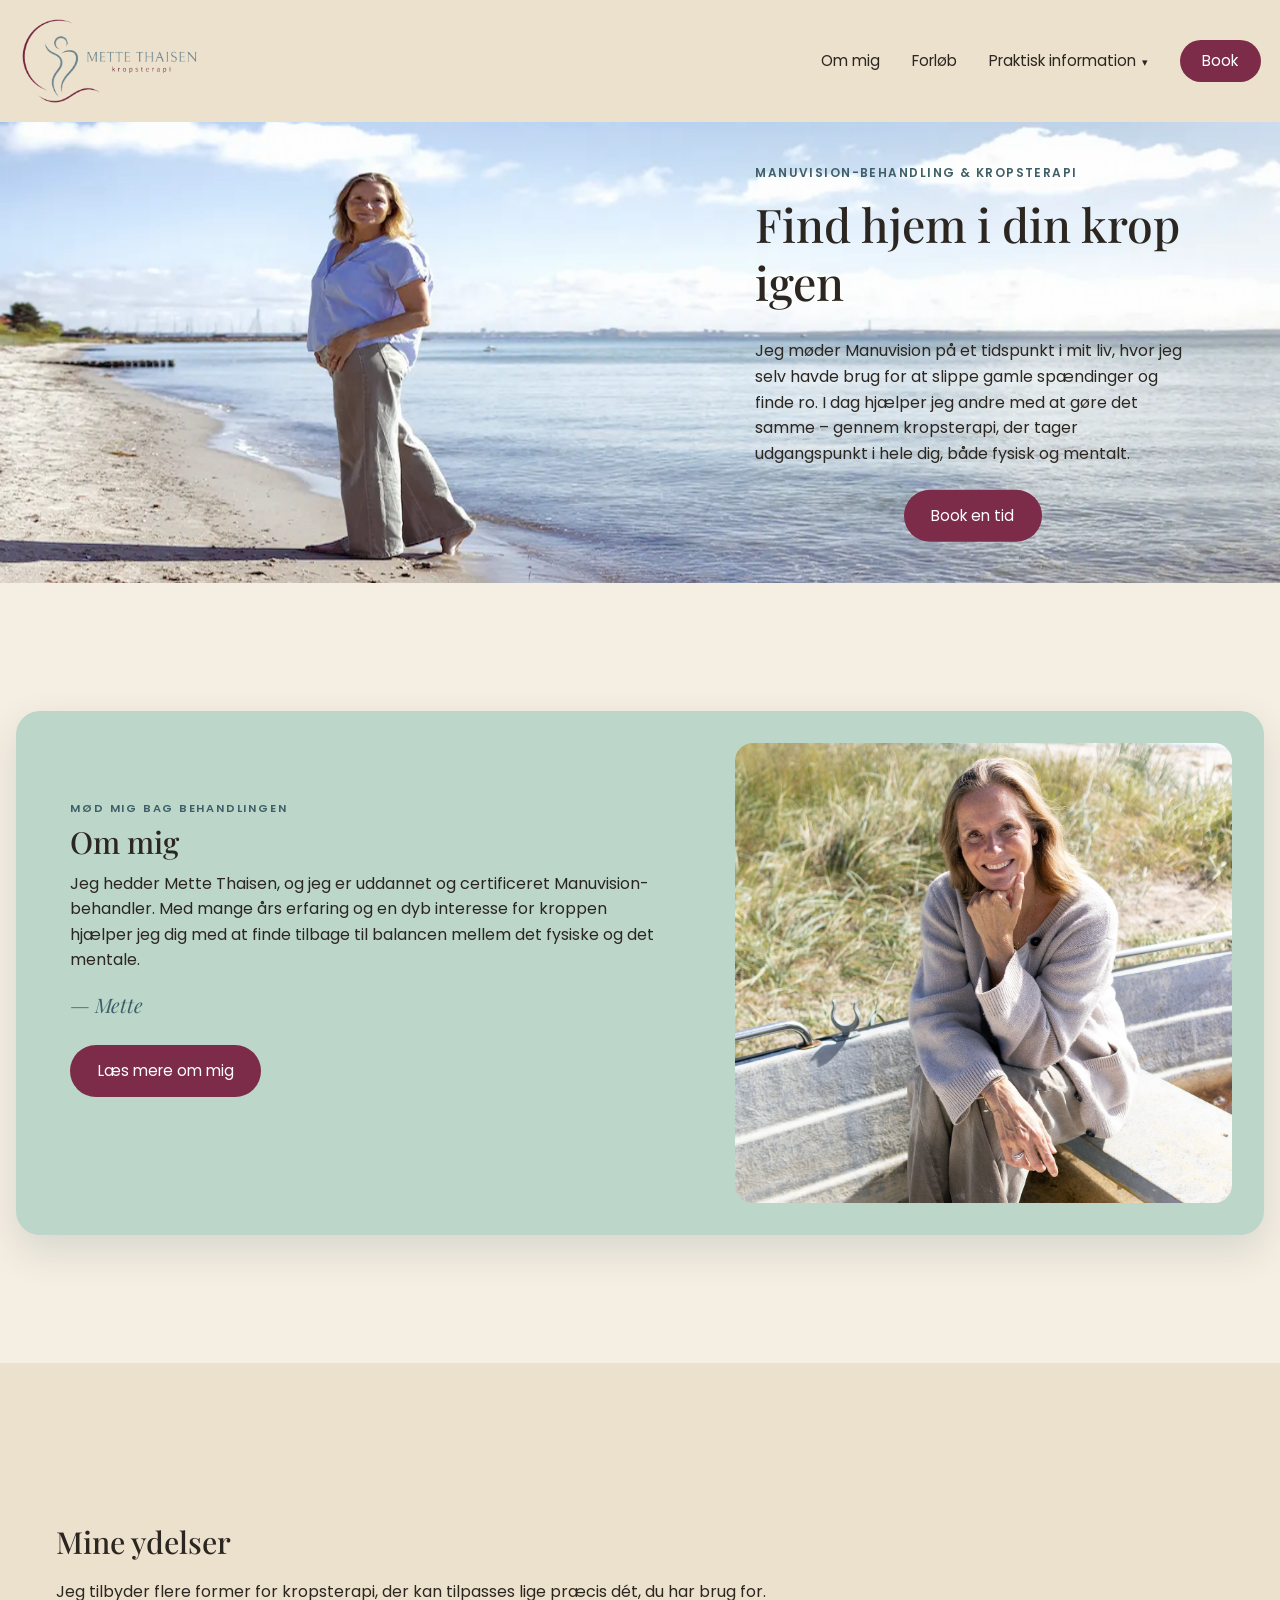
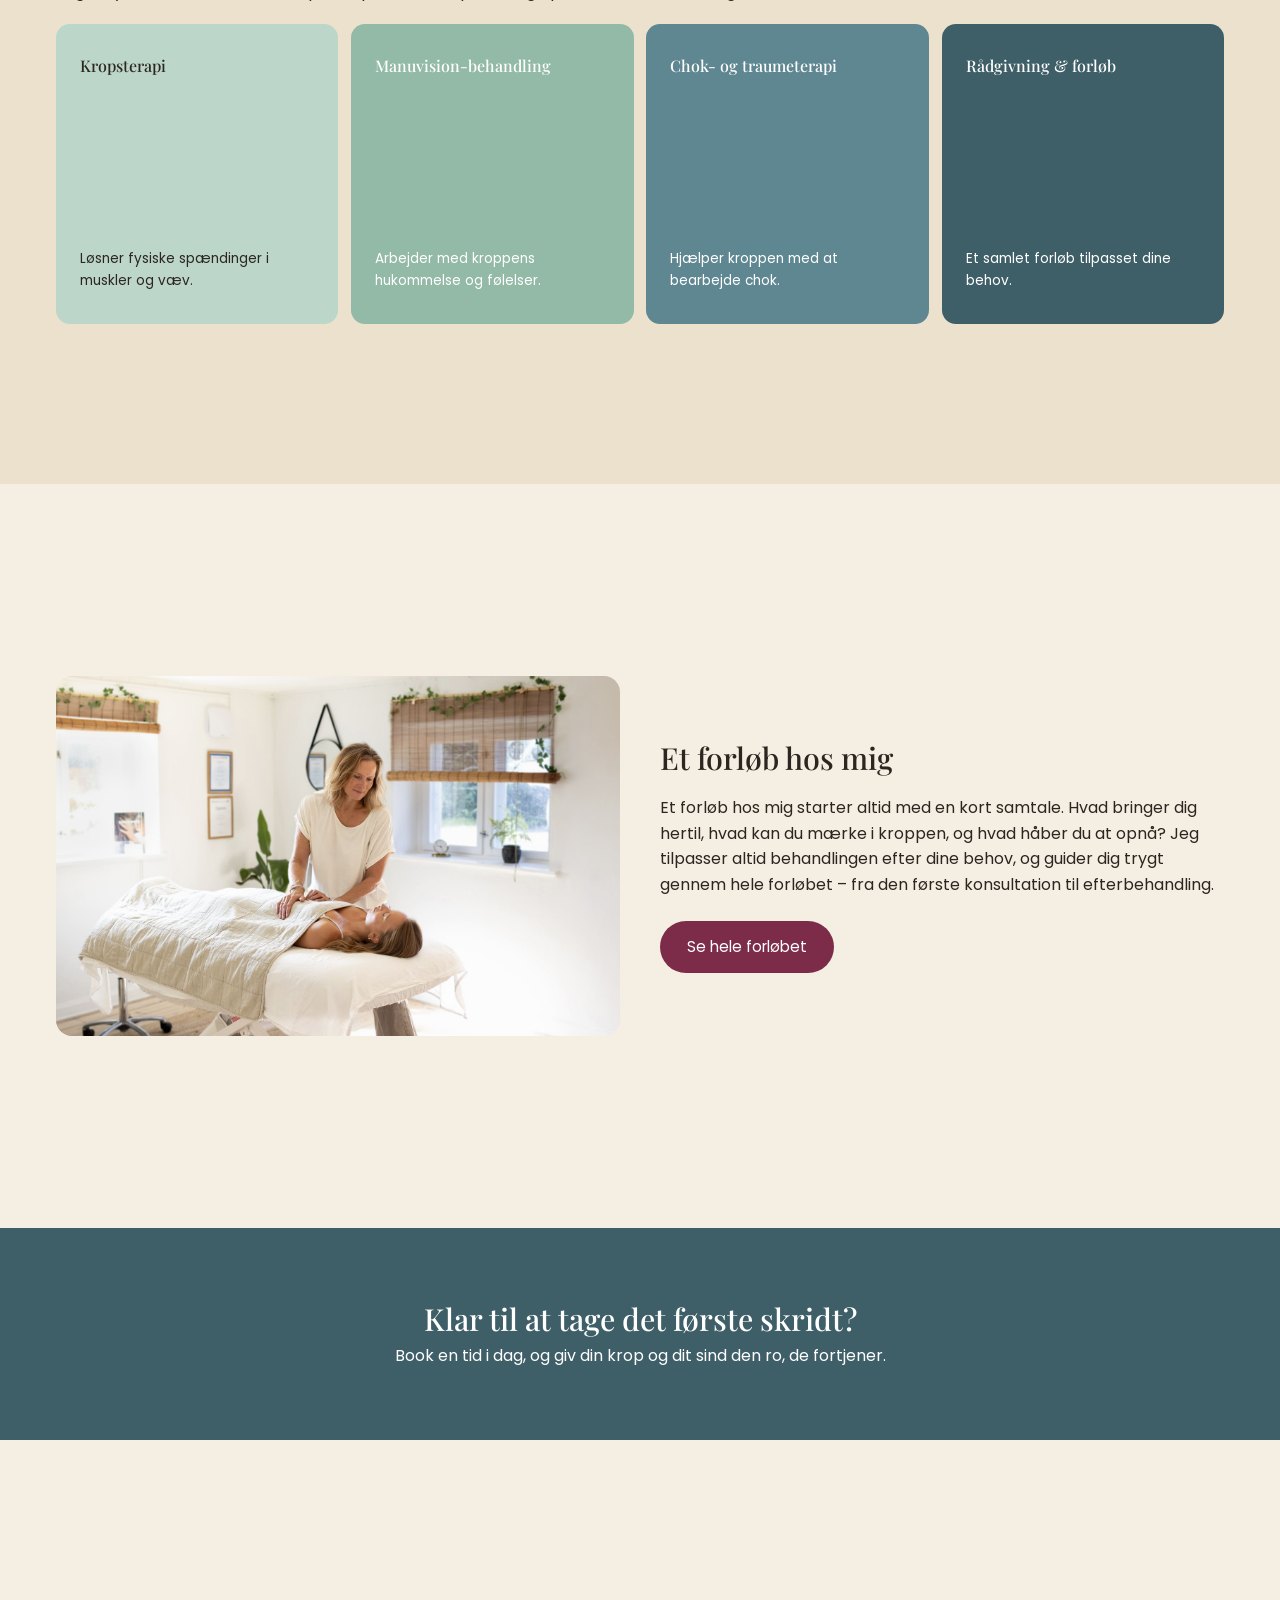
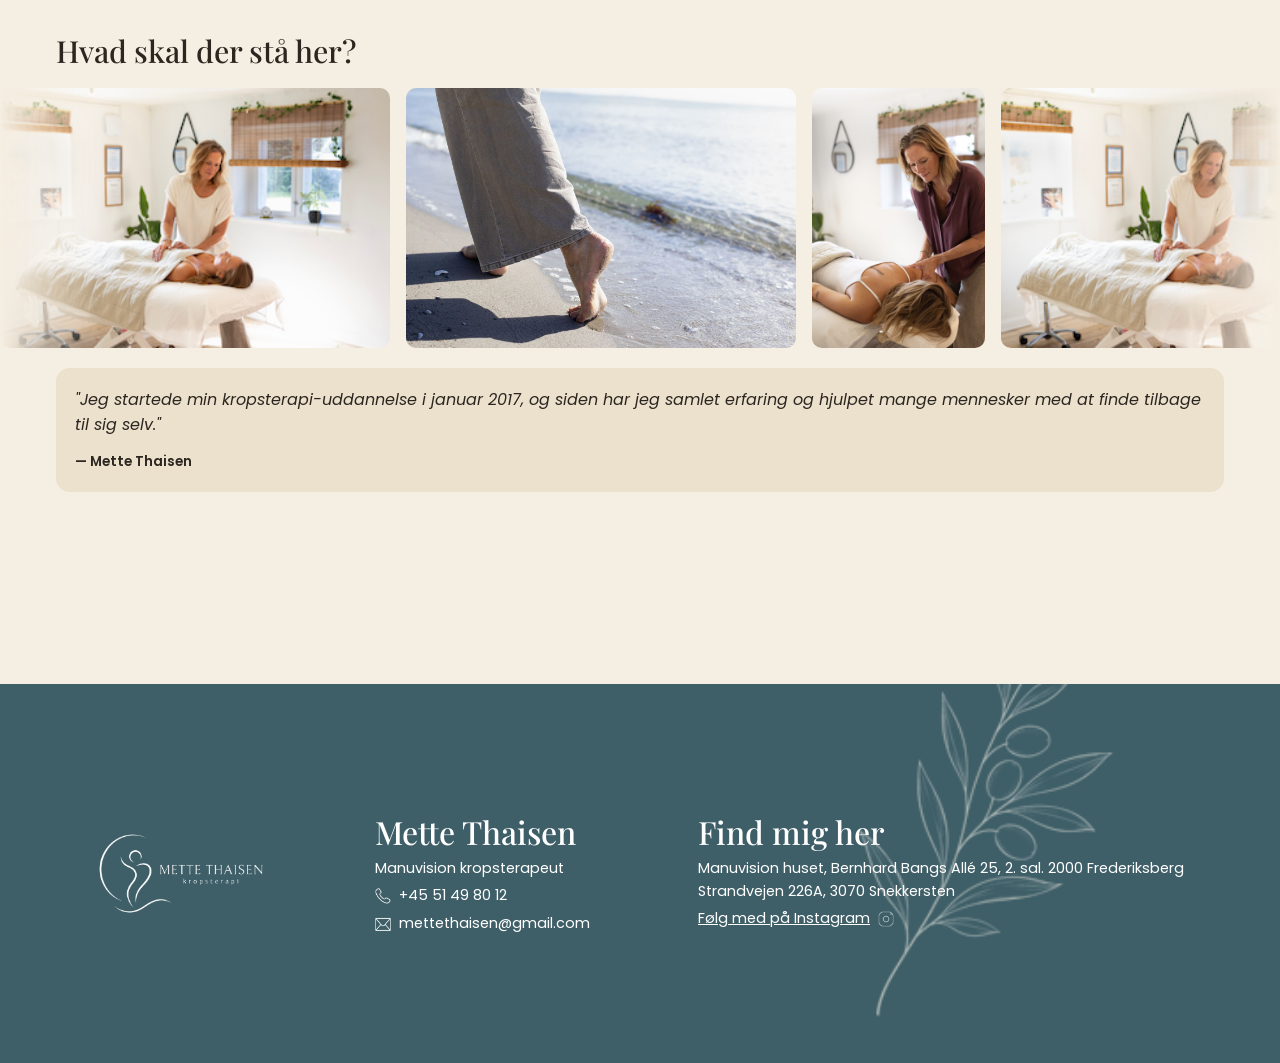
<file: index.html>
<!DOCTYPE html>
<html lang="da">

<head>
  <meta charset="UTF-8">
  <meta name="viewport" content="width=device-width, initial-scale=1.0">
  <title>Mette Thaisen – Kropsterapeut</title>
  <meta name="description"
    content="Mette Thaisen tilbyder Manuvision-behandling og kropsterapi med fokus på krop og sind.">
  <link rel="icon" href="images/ikon-dekoration.png">
  <link rel="preconnect" href="https://fonts.googleapis.com">
  <link
    href="https://fonts.googleapis.com/css2?family=Playfair+Display:wght@500;600&family=Poppins:wght@300;400;500;600&display=swap"
    rel="stylesheet">
  <link rel="stylesheet" href="css/base.css">
  <link rel="stylesheet" href="css/index.css">
</head>

<body>

  <header>
    <nav>
      <a href="index.html" class="logo">
        <img src="images/logo-lockup-blaa.png" alt="Mette Thaisen - kropsterapi">
      </a>

      <!-- Vises kun på computer, se css/base.css -->
      <div class="skrivebord-links">
        <a href="om-mig.html">Om mig</a>
        <a href="forloeb.html">Forløb</a>
        <details class="praktisk-detaljer-desktop">
          <summary>Praktisk information</summary>
          <div class="praktisk-links-desktop">
            <a href="priser.html">Priser</a>
            <a href="manuvision.html">Manuvisions Sundhedsforsikring</a>
            <a href="kontakt.html">Kontakt</a>
          </div>
        </details>
        <a href="https://system.easypractice.net/book/mette-thaisen-kropsterapi#choose-where" target="_blank"
          rel="noopener" class="book-knap-desktop">Book</a>
      </div>

      <!-- Vises kun på mobil/tablet: burgermenu, se css/base.css -->
      <details class="mobilmenu">
        <summary>Menu</summary>
        <div class="menu-links">
          <a href="om-mig.html">Om mig</a>
          <a href="forloeb.html">Forløb</a>
          <details class="praktisk-detaljer">
            <summary>Praktisk information</summary>
            <div class="praktisk-links">
              <a href="priser.html">Priser</a>
              <a href="manuvision.html">Manuvisions Sundhedsforsikring</a>
              <a href="kontakt.html">Kontakt</a>
            </div>
          </details>
          <a href="https://system.easypractice.net/book/mette-thaisen-kropsterapi#choose-where" target="_blank"
            rel="noopener" class="book-knap">Book</a>
        </div>
      </details>
    </nav>
  </header>

  <main>

    <!-- ====== HERO: stort strandbillede ====== -->
    <div class="hero">
      <figure>
        <img src="images/foto-strand-banner.webp" alt="Mette Thaisen på stranden, i ro med havet i baggrunden">
      </figure>
      <div class="hero-tekst">
        <p class="kicker">Manuvision-behandling & kropsterapi</p>
        <h1>Find hjem i din krop igen</h1>
        <p>Jeg møder Manuvision på et tidspunkt i mit liv, hvor jeg selv havde brug for at slippe gamle spændinger og
          finde ro. I dag hjælper jeg andre med at gøre det samme – gennem kropsterapi, der tager udgangspunkt i hele
          dig, både fysisk og mentalt.</p>
        <div class="hero-knapper">
          <a href="https://system.easypractice.net/book/mette-thaisen-kropsterapi#choose-where" target="_blank"
            rel="noopener" class="knap">Book en tid</a>
        </div>
      </div>
    </div>

    <!-- ====== OM MIG – kort teaser ====== -->
    <section class="billede-kort om-mig-kort">
      <div class="kort-indhold"><img src="images/foto-portraet.jpg" alt="Mette Thaisen sidder afslappet ved vandet">
        <div>
          <h2>Om mig</h2>
          <p>Jeg hedder Mette Thaisen, og jeg er uddannet og certificeret Manuvision-behandler. Med mange års erfaring
            og en dyb interesse for kroppen hjælper jeg dig med at finde tilbage til balancen mellem det fysiske og det
            mentale.</p>
          <a href="om-mig.html" class="knap">Læs mere om mig</a>
        </div>

      </div>
    </section>

    <!-- ====== MINE YDELSER – fire farvede bokse ====== -->
    <section class="ydelser">
      <h2>Mine ydelser</h2>
      <p>Jeg tilbyder flere former for kropsterapi, der kan tilpasses lige præcis dét, du har brug for.</p>
      <div class="ydelse-liste">
        <div class="ydelse ydelse-1">
          <h3>Kropsterapi</h3>
          <p>Løsner fysiske spændinger i muskler og væv.</p>
        </div>
        <div class="ydelse ydelse-2">
          <h3>Manuvision-behandling</h3>
          <p>Arbejder med kroppens hukommelse og følelser.</p>
        </div>
        <div class="ydelse ydelse-3">
          <h3>Chok- og traumeterapi</h3>
          <p>Hjælper kroppen med at bearbejde chok.</p>
        </div>
        <div class="ydelse ydelse-4">
          <h3>Rådgivning &amp; forløb</h3>
          <p>Et samlet forløb tilpasset dine behov.</p>
        </div>
      </div>
    </section>

    <!-- ====== ET FORLØB HOS MIG – teaser ====== -->
    <section class="billede-kort forloeb-kort">
      <div class="kort-indhold">
        <img src="images/foto-behandling-1.jpg" alt="Behandling på briksen hos Mette Thaisen">
        <div>
          <h2>Et forløb hos mig</h2>
          <p>Et forløb hos mig starter altid med en kort samtale. Hvad bringer dig hertil, hvad kan du mærke i kroppen,
            og hvad håber du at opnå? Jeg tilpasser altid behandlingen efter dine behov, og guider dig trygt gennem hele
            forløbet – fra den første konsultation til efterbehandling.</p>
          <a href="forloeb.html" class="knap">Se hele forløbet</a>
        </div>
      </div>
    </section>

    <!-- ====== BÅND MED OPFORDRING (hele båndet er et link) ====== -->
    <a class="bjaelke" href="https://system.easypractice.net/book/mette-thaisen-kropsterapi#choose-where"
      target="_blank" rel="noopener">
      <h2>Klar til at tage det første skridt?</h2>
      <p>Book en tid i dag, og giv din krop og dit sind den ro, de fortjener.</p>
    </a>

    <!-- ====== GALLERI ====== -->
    <section class="galleri">
      <h2>Hvad skal der stå her?</h2>

      <div class="galleri-billeder">
        <div class="karrusel-spor">
          <!-- SÆT 1: dine rigtige billeder – flere tilføjes løbende -->
          <img src="images/foto-behandling-lille.webp" alt="Behandling hos Mette Thaisen">
          <img src="images/foto-foedder.jpg" alt="Fødder i vandkanten på stranden">
          <img src="images/foto-behandling-2.jpg" alt="Nakke- og skulderbehandling">

          <!-- SÆT 2: NØJAGTIG samme billeder gentaget (skjult for skærmlæsere).
               Skal altid være en kopi af sæt 1, ellers hopper løkken. -->
          <img src="images/foto-behandling-lille.webp" alt="" aria-hidden="true">
          <img src="images/foto-foedder.jpg" alt="" aria-hidden="true">
          <img src="images/foto-behandling-2.jpg" alt="" aria-hidden="true">
        </div>
      </div>

      <blockquote>
        "Jeg startede min kropsterapi-uddannelse i januar 2017, og siden har jeg samlet erfaring og hjulpet mange
        mennesker med at finde tilbage til sig selv."
        <cite>— Mette Thaisen</cite>
      </blockquote>
    </section>
  </main>

  <footer>
    <img class="footer-dekoration" src="images/ikon-gren-hvid.png" alt="">

    <div class="footer-logo">
      <img src="images/logo-lockup-hvid.png" alt="Mette Thaisen - kropsterapi">
    </div>

    <div class="footer-kontakt">
      <h2>Mette Thaisen</h2>
      <p>Manuvision kropsterapeut</p>
      <p><img src="images/ikon-telefon-hvid.png" alt="">+45 51 49 80 12</p>
      <p class="footer-mail"> <img src="images/ikon-mail-hvid.png" alt="">mettethaisen@gmail.com</p>
    </div>

    <div class="footer-adresse">
      <h2>Find mig her</h2>
      <p>Manuvision huset, Bernhard Bangs Allé 25, 2. sal. 2000 Frederiksberg
        <br>Strandvejen 226A, 3070 Snekkersten
      </p>
      <p><a href="https://www.instagram.com/mettethaisenkropsterapi/">Følg med på Instagram <img
            src="images/ikon-instagram-hvid.png" alt="mette insta"></a>
      </p>
    </div>
  </footer>

  <script src="script.js"></script>
</body>

</html>
</file>
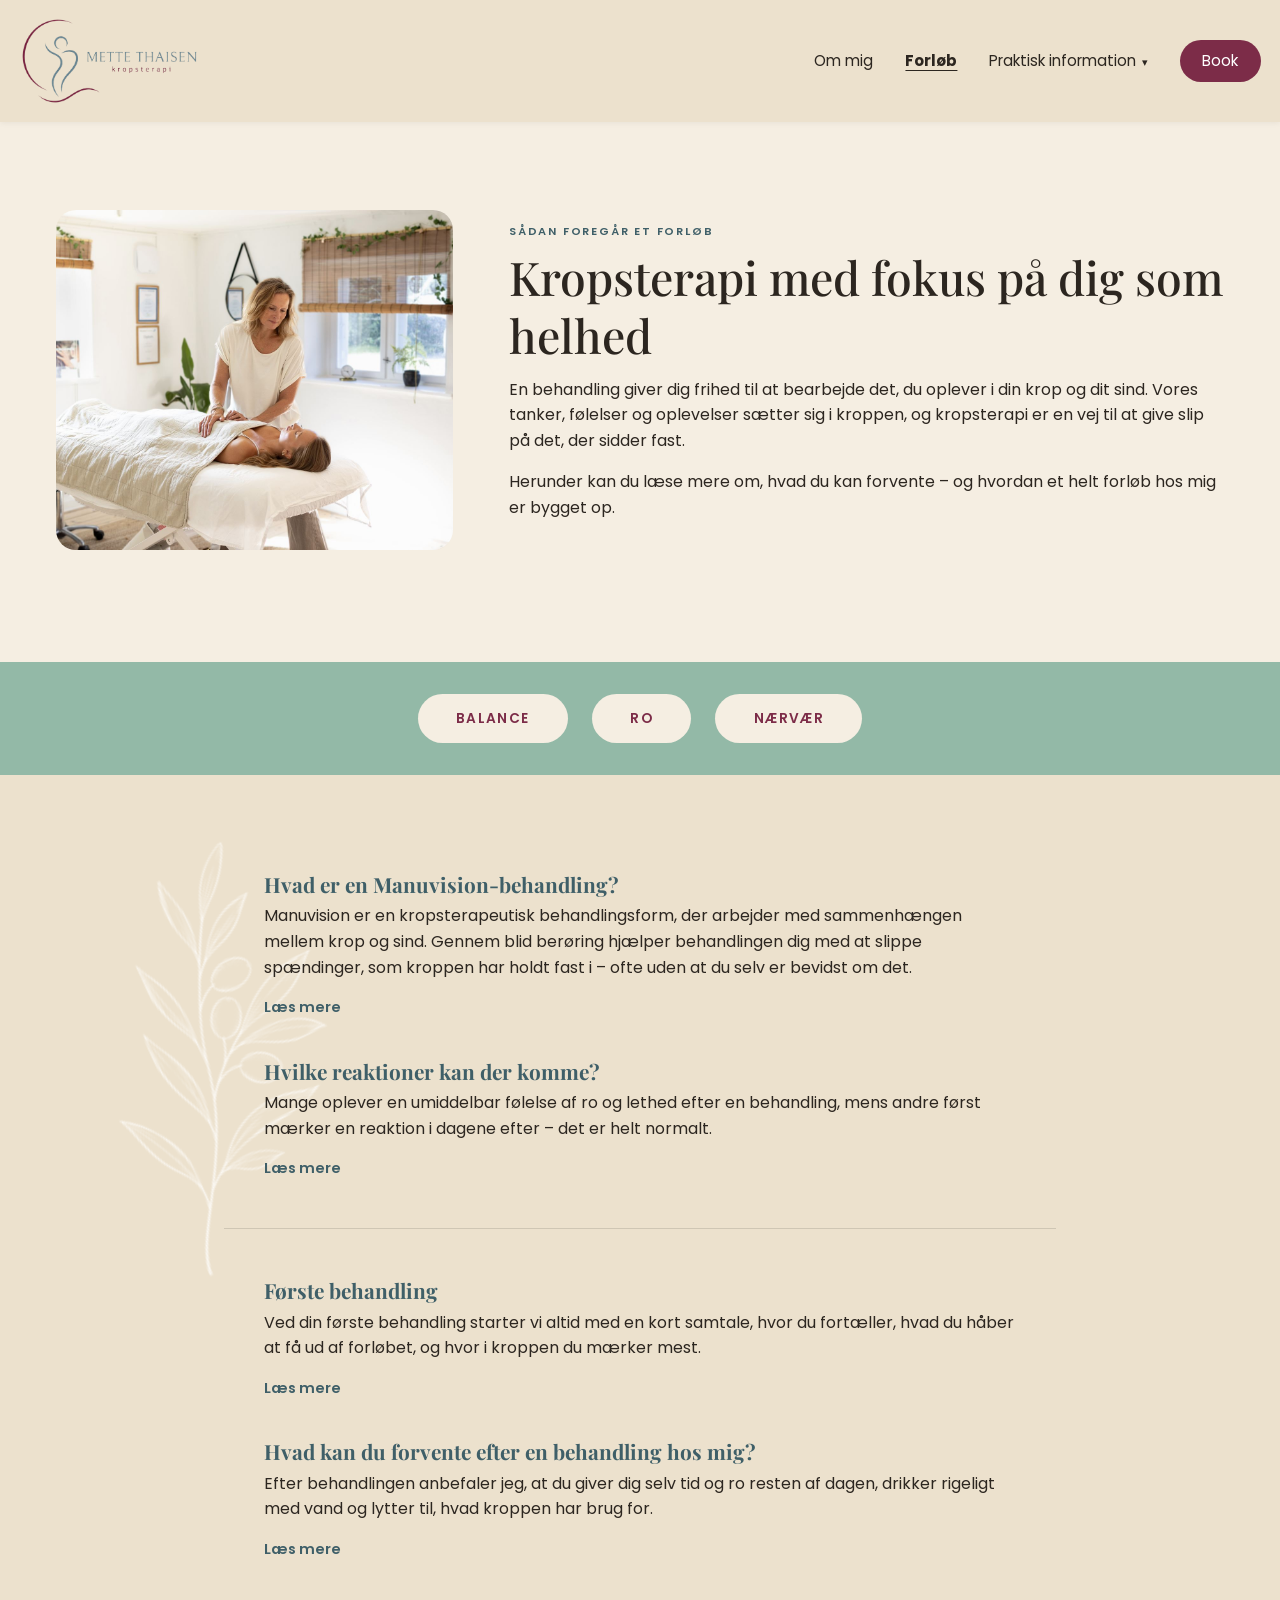
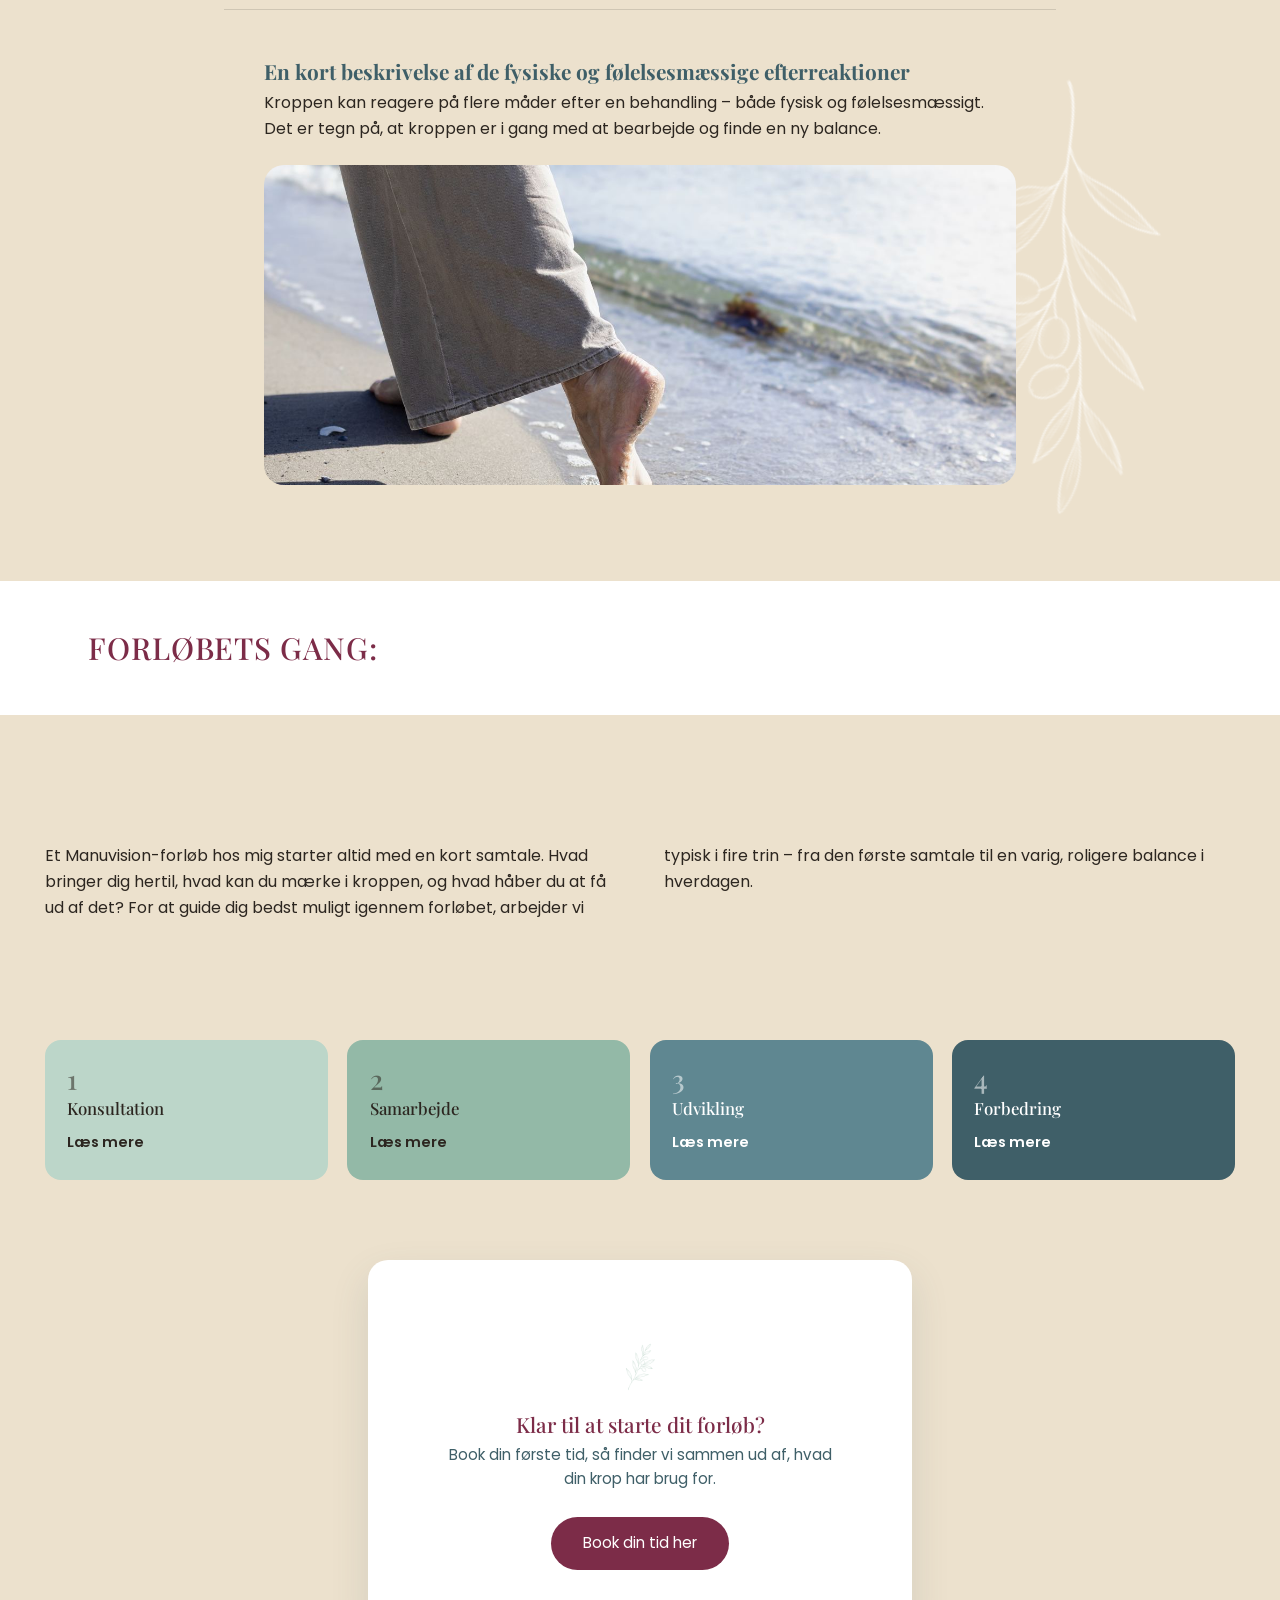
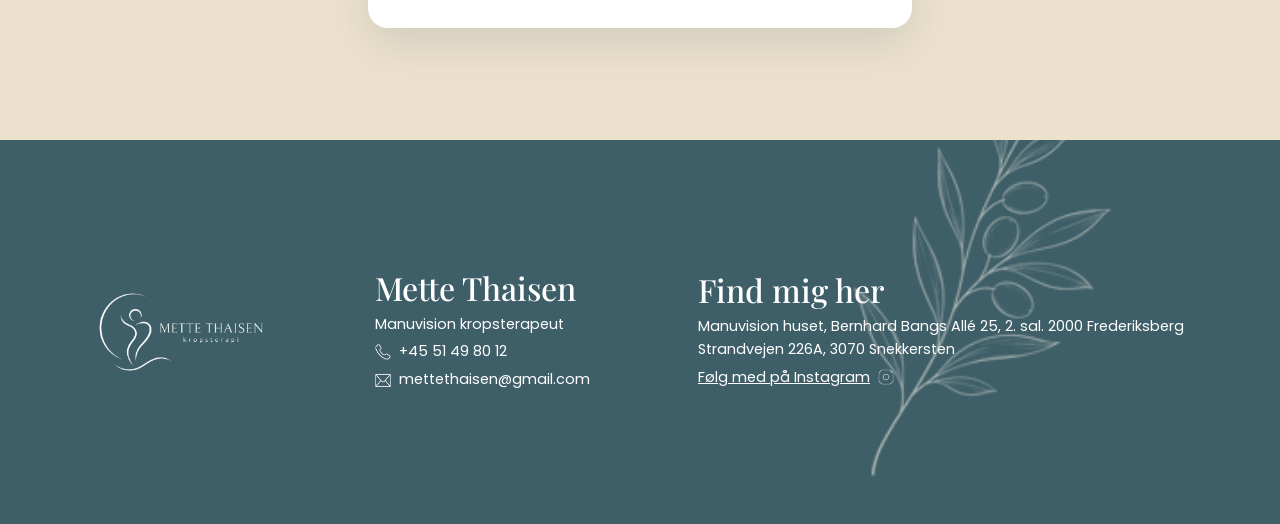
<file: forloeb.html>
<!DOCTYPE html>
<html lang="da">

<head>
  <meta charset="UTF-8">
  <meta name="viewport" content="width=device-width, initial-scale=1.0">
  <title>Forløb – Mette Thaisen</title>
  <meta name="description"
    content="Læs om Manuvision-behandlingen, hvilke reaktioner der kan komme, og hvordan et forløb hos Mette Thaisen ser ud.">
  <link rel="icon" href="images/ikon-dekoration.png">
  <link rel="preconnect" href="https://fonts.googleapis.com">
  <link
    href="https://fonts.googleapis.com/css2?family=Playfair+Display:wght@500;600&family=Poppins:wght@300;400;500;600&display=swap"
    rel="stylesheet">
  <link rel="stylesheet" href="css/base.css">
  <link rel="stylesheet" href="css/forloeb.css">
</head>

<body>

  <header>
    <nav>
      <a href="index.html" class="logo">
        <img src="images/logo-lockup-blaa.png" alt="Mette Thaisen - kropsterapi">
      </a>

      <!-- Vises kun på computer, se css/base.css -->
      <div class="skrivebord-links">
        <a href="om-mig.html">Om mig</a>
        <a class="aktiv" href="forloeb.html">Forløb</a>
        <details class="praktisk-detaljer-desktop">
          <summary>Praktisk information</summary>
          <div class="praktisk-links-desktop">
            <a href="priser.html">Priser</a>
            <a href="manuvision.html">Manuvisions Sundhedsforsikring</a>
            <a href="kontakt.html">Kontakt</a>
          </div>
        </details>
        <a href="https://system.easypractice.net/book/mette-thaisen-kropsterapi#choose-where" target="_blank" rel="noopener" class="book-knap-desktop">Book</a>
      </div>

      <!-- Vises kun på mobil/tablet: burgermenu, se css/base.css -->
      <details class="mobilmenu">
        <summary>Menu</summary>
        <div class="menu-links">
          <a href="om-mig.html">Om mig</a>
          <a href="forloeb.html">Forløb</a>
          <details class="praktisk-detaljer">
            <summary>Praktisk information</summary>
            <div class="praktisk-links">
              <a href="priser.html">Priser</a>
              <a href="manuvision.html">Manuvisions Sundhedsforsikring</a>
              <a href="kontakt.html">Kontakt</a>
            </div>
          </details>
          <a href="https://system.easypractice.net/book/mette-thaisen-kropsterapi#choose-where" target="_blank" rel="noopener" class="book-knap">Book</a>
        </div>
      </details>
    </nav>
  </header>

  <main>

    <!-- ====== INTRO ====== -->
    <div class="forloeb-intro">
      <figure>
        <img src="images/foto-behandling-1.jpg" alt="Kropsterapi-behandling hos Mette Thaisen">
      </figure>
      <div class="forloeb-intro-tekst">
        <p class="kicker">Sådan foregår et forløb</p>
        <h1>Kropsterapi med fokus på dig som helhed</h1>
        <p>En behandling giver dig frihed til at bearbejde det, du oplever i din krop og dit sind. Vores tanker,
          følelser og oplevelser sætter sig i kroppen, og kropsterapi er en vej til at give slip på det, der sidder
          fast.</p>
        <p>Herunder kan du læse mere om, hvad du kan forvente – og hvordan et helt forløb hos mig er bygget op.</p>
      </div>
    </div>

    <!-- ====== FANER TIL AT SPRINGE NED TIL EMNET ====== -->
    <nav class="faner" aria-label="Spring til emne">
      <a href="#balance">Balance</a>
      <a href="#ro">Ro</a>
      <a href="#nerver">Nærvær</a>
    </nav>

    <!-- ====== SPØRGSMÅL OG SVAR ====== -->
    <section class="sporgsmaal-svar">

      <div id="balance" class="qa-gruppe">
        <h3>Hvad er en Manuvision-behandling?</h3>
        <p>Manuvision er en kropsterapeutisk behandlingsform, der arbejder med sammenhængen mellem krop og sind. Gennem
          blid berøring hjælper behandlingen dig med at slippe spændinger, som kroppen har holdt fast i – ofte uden at
          du selv er bevidst om det.</p>
        <details>
          <summary>Læs mere</summary>
          <p>Jeg tilrettelægger altid behandlingen efter dét, du kommer med. Uanset om det er fysisk smerte, uro eller
            en følelse af at være "koblet fra" kroppen, tager vi udgangspunkt i din historie og dine behov.</p>
        </details>

        <h3>Hvilke reaktioner kan der komme?</h3>
        <p>Mange oplever en umiddelbar følelse af ro og lethed efter en behandling, mens andre først mærker en reaktion
          i dagene efter – det er helt normalt.</p>
        <details>
          <summary>Læs mere</summary>
          <p>Reaktionerne kan blandt andet være træthed, øget tørst, mild ømhed i kroppen eller en bølge af følelser,
            der dukker op. Det er kroppens måde at bearbejde forandringen på, og det plejer at aftage i løbet af et par
            dage.</p>
        </details>
      </div>

      <div id="ro" class="qa-gruppe">
        <h3>Første behandling</h3>
        <p>Ved din første behandling starter vi altid med en kort samtale, hvor du fortæller, hvad du håber at få ud af
          forløbet, og hvor i kroppen du mærker mest.</p>
        <details>
          <summary>Læs mere</summary>
          <p>Herefter ligger du afklædt til det tøj, du er tryg i, under et tæppe på briksen, mens jeg arbejder med blid
            berøring forskellige steder på kroppen. Der er ingen forventninger om, at noget bestemt skal ske – vi følger
            det, kroppen viser os.</p>
        </details>

        <h3>Hvad kan du forvente efter en behandling hos mig?</h3>
        <p>Efter behandlingen anbefaler jeg, at du giver dig selv tid og ro resten af dagen, drikker rigeligt med vand
          og lytter til, hvad kroppen har brug for.</p>
        <details>
          <summary>Læs mere</summary>
          <p>Nogle føler sig lette og energiske med det samme, mens andre har brug for en stille aften. Begge dele er en
            helt naturlig del af processen.</p>
        </details>
      </div>

      <div id="nerver" class="qa-gruppe">
        <h3>En kort beskrivelse af de fysiske og følelsesmæssige efterreaktioner</h3>
        <p>Kroppen kan reagere på flere måder efter en behandling – både fysisk og følelsesmæssigt. Det er tegn på, at
          kroppen er i gang med at bearbejde og finde en ny balance.</p>
        <img class="qa-foto" src="images/foto-foedder.jpg" alt="Fødder i vandkanten ved stranden">
      </div>

    </section>

    <!-- ====== FORLØBETS GANG ====== -->
    <section class="forloebets-gang">
      <div class="forloebets-gang-top">
        <h2>Forløbets gang:</h2>
      </div>

      <p class="forloebets-gang-brod">Et Manuvision-forløb hos mig starter altid med en kort samtale. Hvad bringer dig
        hertil, hvad kan du mærke i kroppen, og hvad håber du at få ud af det? For at guide dig bedst muligt igennem
        forløbet, arbejder vi typisk i fire trin – fra den første samtale til en varig, roligere balance i hverdagen.</p>

      <ol class="trin-liste">
        <li class="trin trin-1">
          <h3>Konsultation</h3>
          <details>
            <summary>Læs mere</summary>
            <p>En konsultation er det første skridt i din proces med mig. Her taler vi om din fysiske og mentale
              udfordring, din baggrund og hvad du håber at opnå med behandlingen.</p>
          </details>
        </li>
        <li class="trin trin-2">
          <h3>Samarbejde</h3>
          <details>
            <summary>Læs mere</summary>
            <p>Samarbejde i kropsterapi handler om, at vi arbejder tæt sammen gennem hele forløbet. Du bidrager med din
              krops oplevelser, og jeg hjælper med at aflæse og forstå de signaler, kroppen viser. Gennem behandling og
              dialog skaber vi en proces, hvor spændinger gradvist slipper, og du får bedre kontakt til din krop, mere
              ro i nervesystemet og større overskud i hverdagen.</p>
          </details>
        </li>
        <li class="trin trin-3">
          <h3>Udvikling</h3>
          <details>
            <summary>Læs mere</summary>
            <p>Udvikling handler om den forandring, der opstår, når kroppen begynder at give slip på gamle spændinger og
              mønstre. Gennem kropsterapi kan du opleve øget kropsbevidsthed, bedre følelsesmæssig balance og en
              stærkere forbindelse til dig selv. Det er en proces, hvor du gradvist får mere energi, klarhed og indre
              ro.</p>
          </details>
        </li>
        <li class="trin trin-4">
          <h3>Forbedring</h3>
          <details>
            <summary>Læs mere</summary>
            <p>Forbedring handler om konkrete ændringer i din krop og dit velvære i hverdagen. Det kan være mindre
              muskelspænding, færre smerter, bedre vejrtrækning og et roligere nervesystem. Målet er, at du mærker en
              tydelig og varig forskel, så du kan bevæge dig mere frit, leve med større overskud og føle dig bedre
              tilpas i din krop.</p>
          </details>
        </li>
      </ol>

      <!-- Afsluttende opfordring: lille hvidt kort med overskrift,
           en kort linje og selve knappen – centreret. -->
      <div class="forloeb-cta">
        <span class="forloeb-cta-gren" aria-hidden="true"></span>
        <h3>Klar til at starte dit forløb?</h3>
        <p>Book din første tid, så finder vi sammen ud af, hvad din krop har brug for.</p>
        <a href="https://system.easypractice.net/book/mette-thaisen-kropsterapi#choose-where" target="_blank" rel="noopener" class="knap">Book din tid her</a>
      </div>
    </section>

  </main>

  <footer>
    <img class="footer-dekoration" src="images/ikon-gren-hvid.png" alt="">

    <div class="footer-logo">
      <img src="images/logo-lockup-hvid.png" alt="Mette Thaisen - kropsterapi">
    </div>

    <div class="footer-kontakt">
      <h2>Mette Thaisen</h2>
      <p>Manuvision kropsterapeut</p>
      <p><img src="images/ikon-telefon-hvid.png" alt="">+45 51 49 80 12</p>
      <p><img src="images/ikon-mail-hvid.png" alt="">mettethaisen@gmail.com</p>
    </div>

    <div class="footer-adresse">
      <h2>Find mig her</h2>
      <p>Manuvision huset, Bernhard Bangs Allé 25, 2. sal. 2000 Frederiksberg
        <br>Strandvejen 226A, 3070 Snekkersten
      </p>
      <p><a href="https://www.instagram.com/mettethaisenkropsterapi/">Følg med på Instagram <img
            src="images/ikon-instagram-hvid.png" alt="mette insta"></a>
      </p>
    </div>
  </footer>
  <script src="script.js"></script>
</body>

</html>
</file>
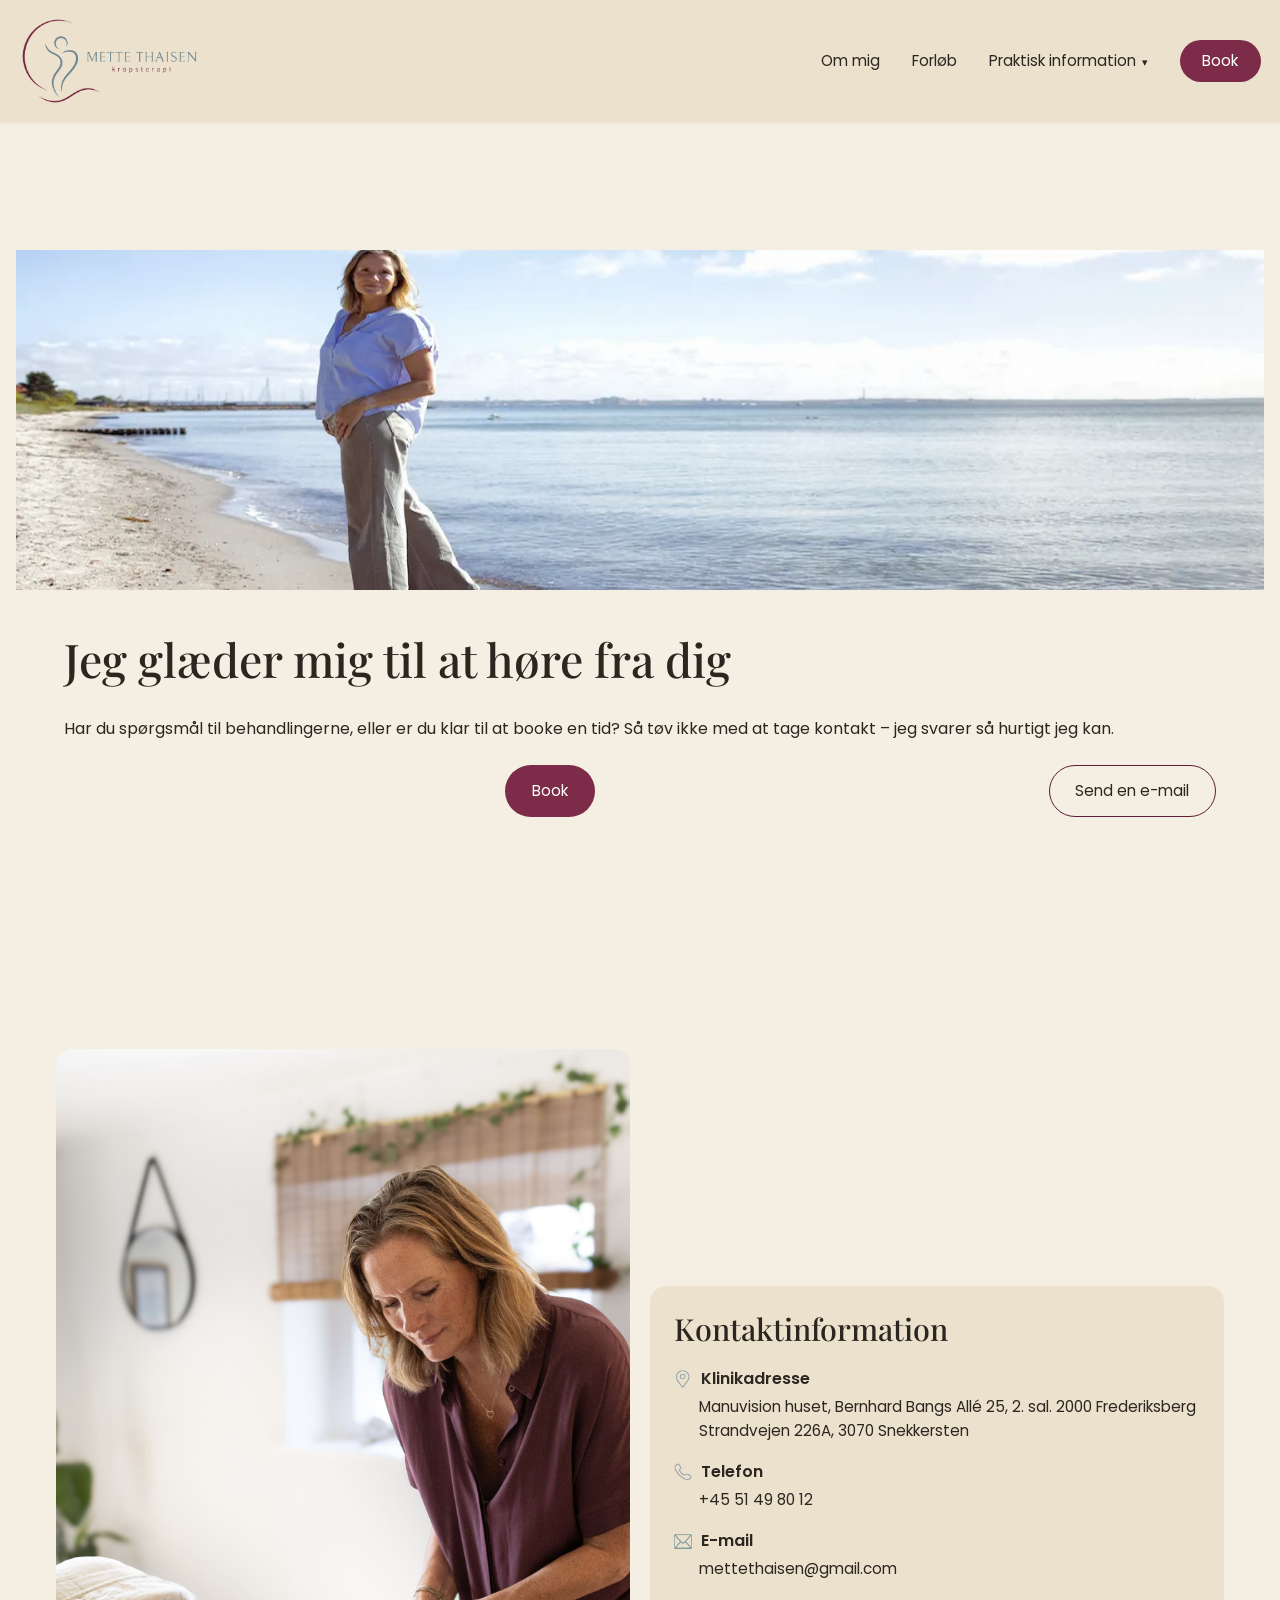
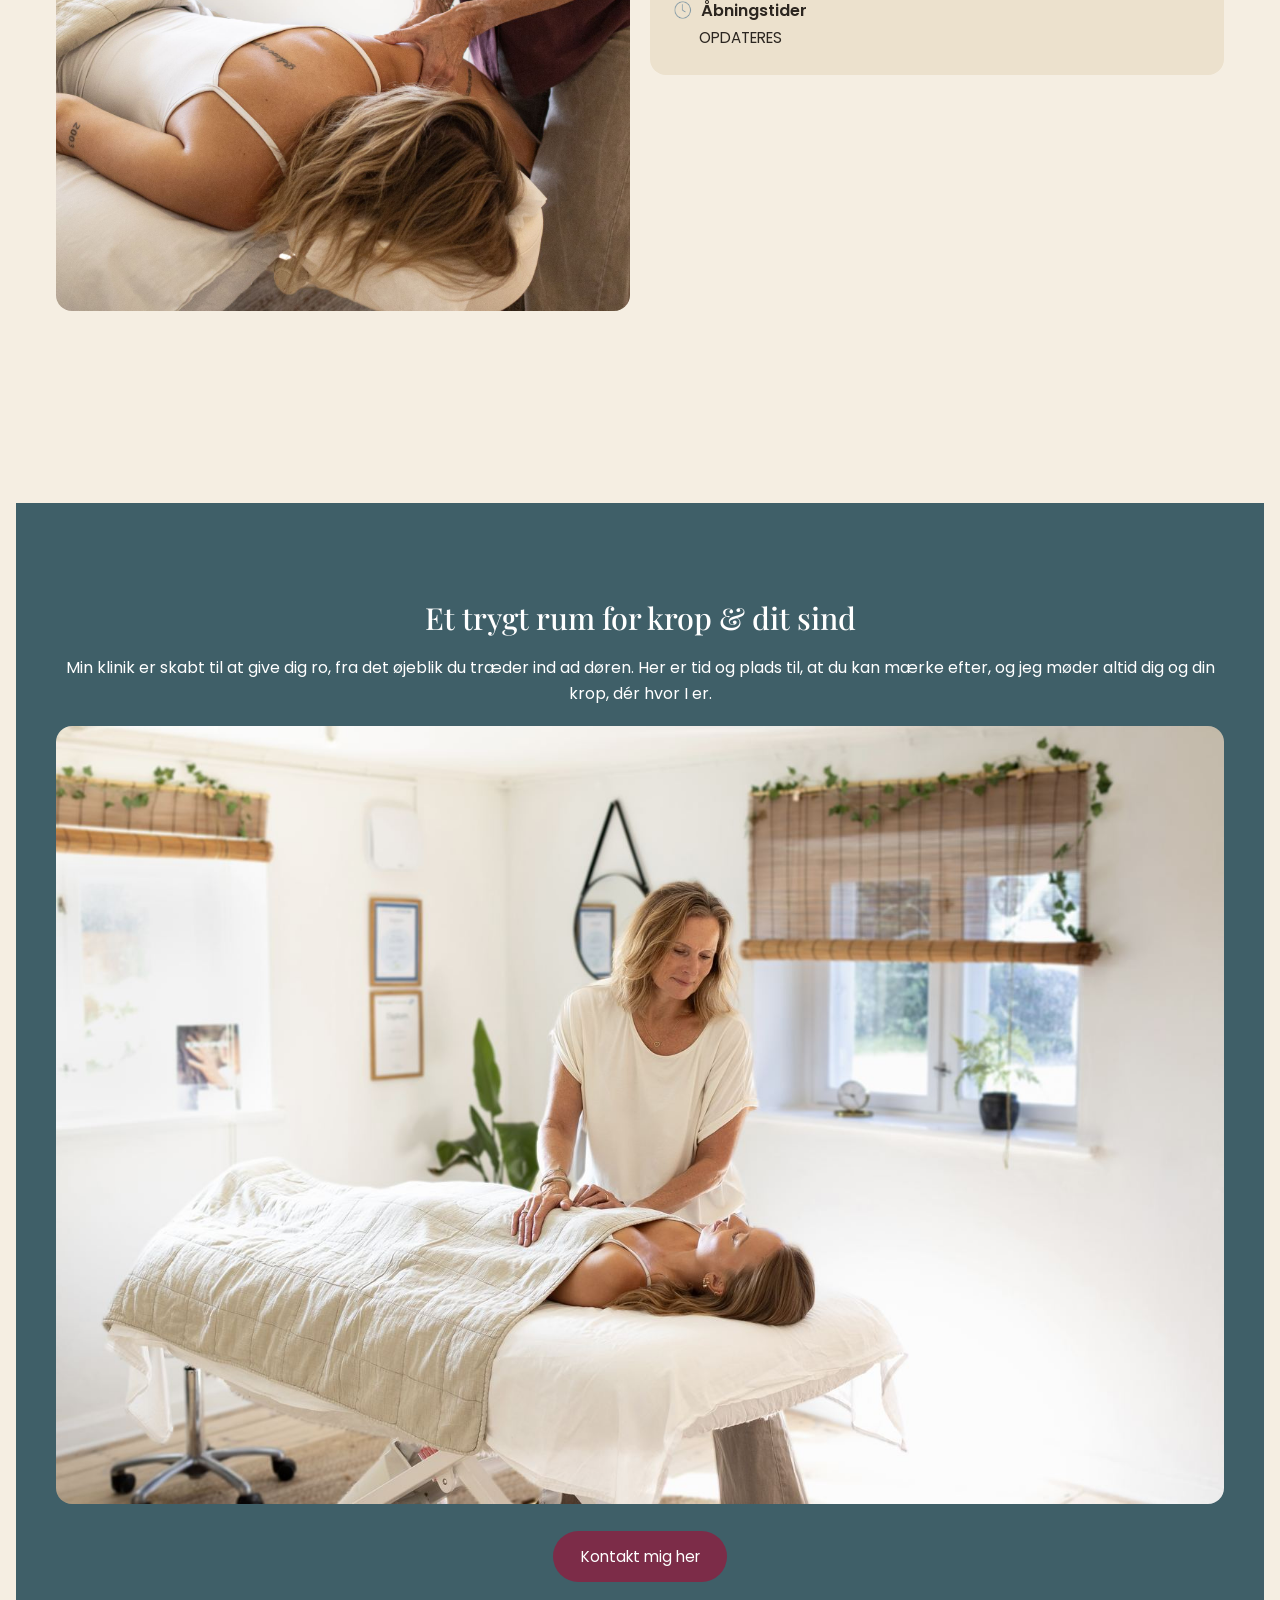
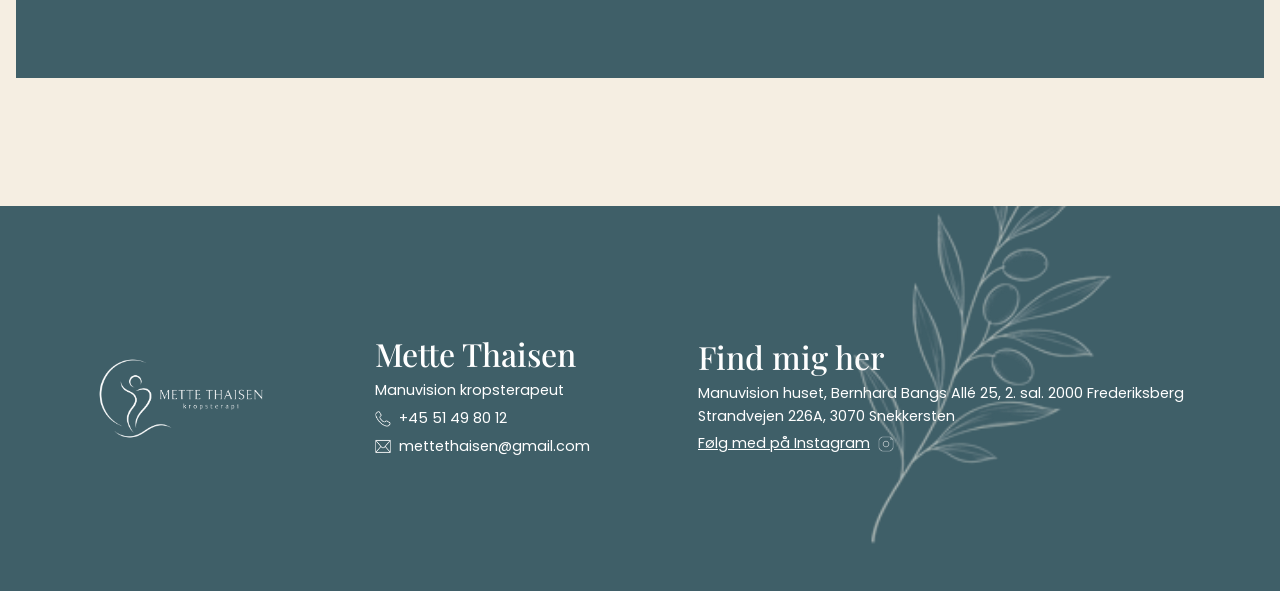
<file: kontakt.html>
<!DOCTYPE html>
<html lang="da">

<head>
  <meta charset="UTF-8">
  <meta name="viewport" content="width=device-width, initial-scale=1.0">
  <title>Kontakt – Mette Thaisen</title>
  <meta name="description" content="Book en tid eller send en besked til Mette Thaisen, kropsterapeut.">
  <link rel="icon" href="images/ikon-dekoration.png">
  <link rel="preconnect" href="https://fonts.googleapis.com">
  <link
    href="https://fonts.googleapis.com/css2?family=Playfair+Display:wght@500;600&family=Poppins:wght@300;400;500;600&display=swap"
    rel="stylesheet">
  <link rel="stylesheet" href="css/base.css">
  <link rel="stylesheet" href="css/kontakt.css">
</head>

<body>

  <header>
    <nav>
      <a href="index.html" class="logo">
        <img src="images/logo-lockup-blaa.png" alt="Mette Thaisen - kropsterapi">
      </a>

      <!-- Vises kun på computer, se css/base.css -->
      <div class="skrivebord-links">
        <a href="om-mig.html">Om mig</a>
        <a href="forloeb.html">Forløb</a>
        <details class="praktisk-detaljer-desktop">
          <summary>Praktisk information</summary>
          <div class="praktisk-links-desktop">
            <a href="priser.html">Priser</a>
            <a href="manuvision.html">Manuvisions Sundhedsforsikring</a>
            <a class="aktiv" href="kontakt.html">Kontakt</a>
          </div>
        </details>
        <a href="https://system.easypractice.net/book/mette-thaisen-kropsterapi#choose-where" target="_blank" rel="noopener" class="book-knap-desktop">Book</a>
      </div>

      <!-- Vises kun på mobil/tablet: burgermenu, se css/base.css -->
      <details class="mobilmenu">
        <summary>Menu</summary>
        <div class="menu-links">
          <a href="om-mig.html">Om mig</a>
          <a href="forloeb.html">Forløb</a>
          <details class="praktisk-detaljer">
            <summary>Praktisk information</summary>
            <div class="praktisk-links">
              <a href="priser.html">Priser</a>
              <a href="manuvision.html">Manuvisions Sundhedsforsikring</a>
              <a href="kontakt.html">Kontakt</a>
            </div>
          </details>
          <a href="https://system.easypractice.net/book/mette-thaisen-kropsterapi#choose-where" target="_blank" rel="noopener" class="book-knap">Book</a>
        </div>
      </details>
    </nav>
  </header>
  <main>

    <!-- ====== SIDEBANNER (ikke en hero – kun forsiden har hero) ====== -->
    <div class="sidebanner">
      <figure>
        <img src="images/foto-strand-banner.webp" alt="Mette Thaisen på stranden">
      </figure>
      <div class="sidebanner-tekst">
        <h1>Jeg glæder mig til at høre fra dig</h1>
        <p>Har du spørgsmål til behandlingerne, eller er du klar til at booke en tid? Så tøv ikke med at tage kontakt –
          jeg svarer så hurtigt jeg kan.</p>
        <div class="hero-knapper">
          <a href="https://system.easypractice.net/book/mette-thaisen-kropsterapi#choose-where" target="_blank" rel="noopener" class="knap">Book</a>
          <a href="mailto:kontakt@mettethaisen.dk" class="knap-hul">Send en e-mail</a>
        </div>
      </div>
    </div>

    <!-- ====== KONTAKTINFORMATION ====== -->
    <section id="kontaktinfo" class="kontaktinfo">
      <img class="kontakt-foto" src="images/foto-behandling-2.jpg" alt="Behandling hos Mette Thaisen">

      <div class="kontakt-boks">
        <h2>Kontaktinformation</h2>
        <dl>
          <dt><img src="images/ikon-maps-blaa.png" alt="">Klinikadresse</dt>
          <dd>Manuvision huset, Bernhard Bangs Allé 25, 2. sal. 2000 Frederiksberg
            <br>Strandvejen 226A, 3070 Snekkersten
          </dd>

          <dt><img src="images/ikon-telefon-blaa.png" alt="">Telefon</dt>
          <dd>+45 51 49 80 12</dd>

          <dt><img src="images/ikon-mail-blaa.png" alt="">E-mail</dt>
          <dd>mettethaisen@gmail.com</dd>

          <dt><img src="images/ikon-ur-blaa.png" alt="">Åbningstider</dt>
          <dd>OPDATERES</dd>
        </dl>
      </div>
    </section>

    <!-- ====== ET TRYGT RUM ====== -->
    <section class="tryg-rum">
      <h2>Et trygt rum for krop & dit sind</h2>
      <p>Min klinik er skabt til at give dig ro, fra det øjeblik du træder ind ad døren. Her er tid og plads til, at du
        kan mærke efter, og jeg møder altid dig og din krop, dér hvor I er.</p>
      <img src="images/foto-behandling-1.jpg" alt="Behandlingsrum hos Mette Thaisen">
      <a href="mailto:mettethaisen@gmail.com" class="knap">Kontakt mig her</a>
    </section>

  </main>
  <footer>
    <img class="footer-dekoration" src="images/ikon-gren-hvid.png" alt="">

    <div class="footer-logo">
      <img src="images/logo-lockup-hvid.png" alt="Mette Thaisen - kropsterapi">
    </div>

    <div class="footer-kontakt">
      <h2>Mette Thaisen</h2>
      <p>Manuvision kropsterapeut</p>
      <p><img src="images/ikon-telefon-hvid.png" alt="">+45 51 49 80 12</p>
      <p><img src="images/ikon-mail-hvid.png" alt="">mettethaisen@gmail.com</p>
    </div>

    <div class="footer-adresse">
      <h2>Find mig her</h2>
      <p>Manuvision huset, Bernhard Bangs Allé 25, 2. sal. 2000 Frederiksberg
        <br>Strandvejen 226A, 3070 Snekkersten
      </p>
      <p><a href="https://www.instagram.com/mettethaisenkropsterapi/">Følg med på Instagram <img
            src="images/ikon-instagram-hvid.png" alt="mette insta"></a>
      </p>
    </div>
  </footer>

  <script src="script.js"></script>

</body>

</html>
</file>
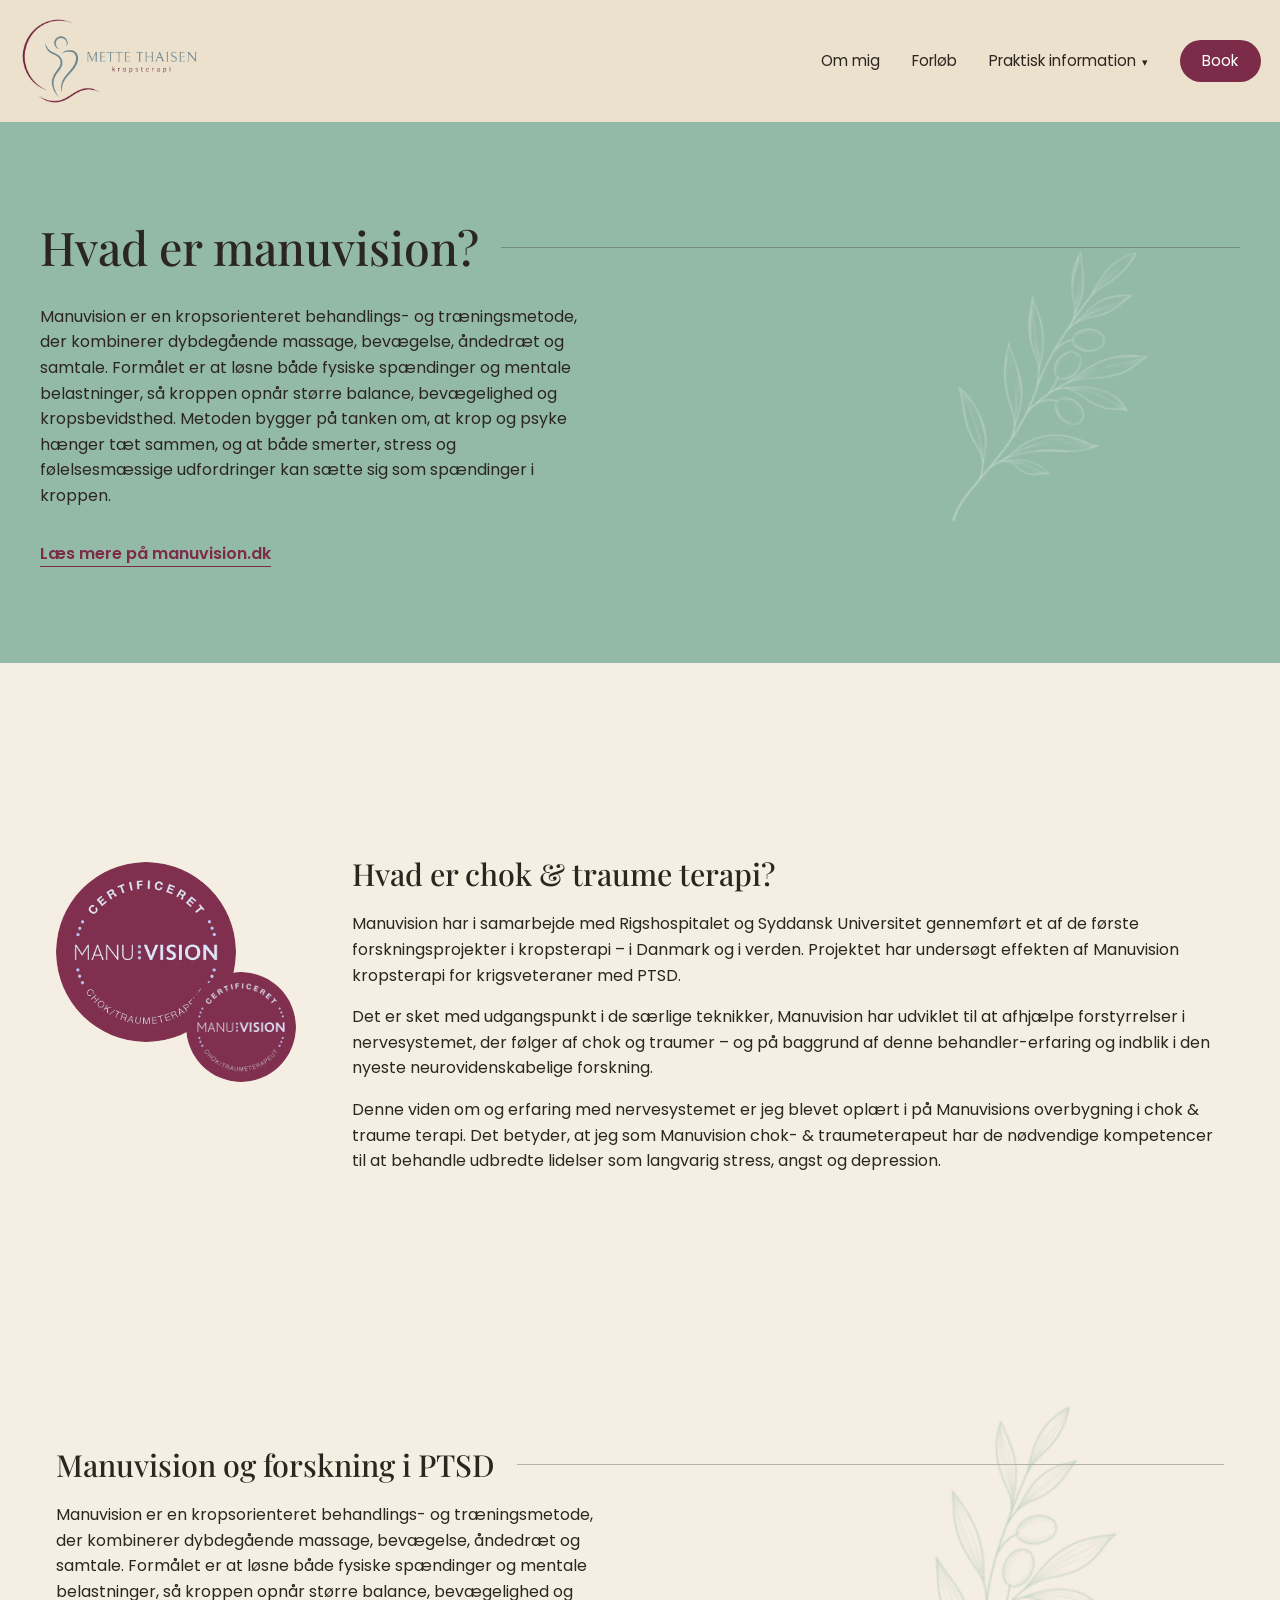
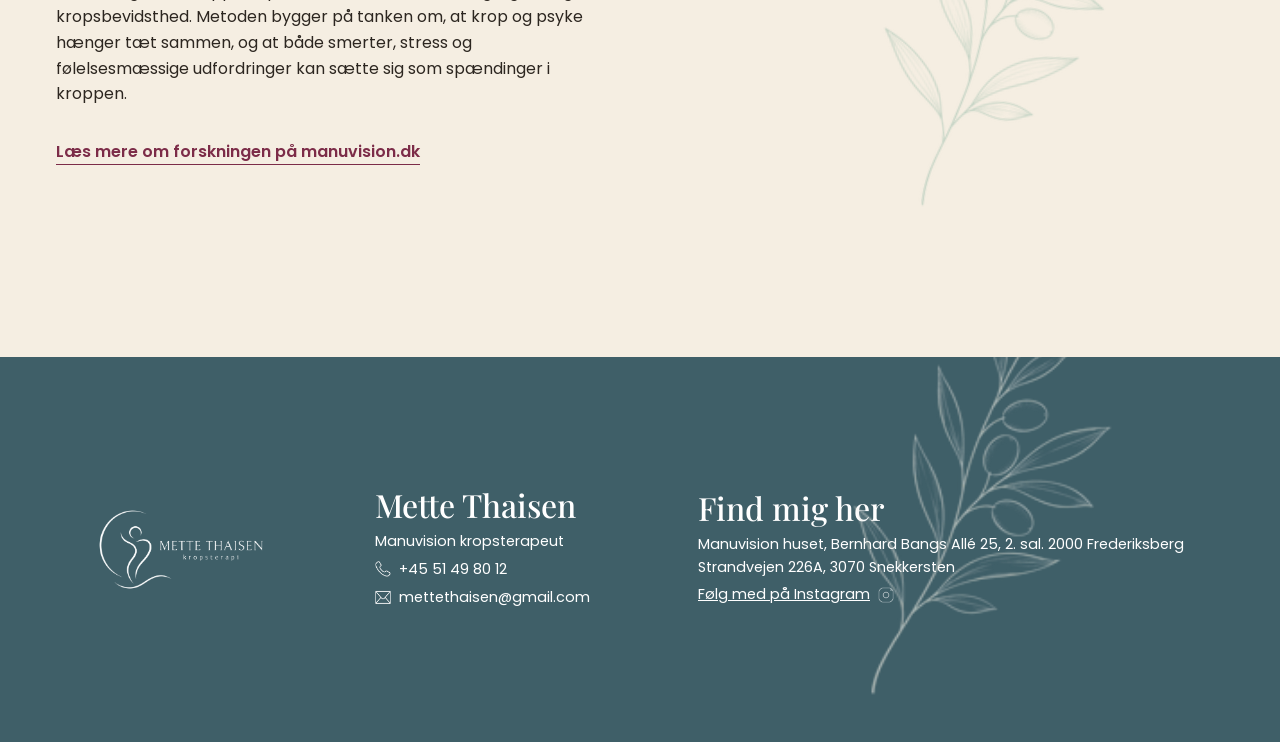
<file: manuvision.html>
<!DOCTYPE html>
<html lang="da">

<head>
  <meta charset="UTF-8">
  <meta name="viewport" content="width=device-width, initial-scale=1.0">
  <title>Manuvisions Sundhedsforsikring – Mette Thaisen</title>
  <meta name="description" content="Læs om Manuvision, chok- og traumeterapi, og forskningen bag metoden.">
  <link rel="icon" href="images/ikon-dekoration.png">
  <link rel="preconnect" href="https://fonts.googleapis.com">
  <link
    href="https://fonts.googleapis.com/css2?family=Playfair+Display:wght@500;600&family=Poppins:wght@300;400;500;600&display=swap"
    rel="stylesheet">
  <link rel="stylesheet" href="css/base.css">
  <link rel="stylesheet" href="css/manuvision.css">
</head>

<body>

  <header>
    <nav>
      <a href="index.html" class="logo">
        <img src="images/logo-lockup-blaa.png" alt="Mette Thaisen - kropsterapi">
      </a>

      <!-- Vises kun på computer, se css/base.css -->
      <div class="skrivebord-links">
        <a href="om-mig.html">Om mig</a>
        <a href="forloeb.html">Forløb</a>
        <details class="praktisk-detaljer-desktop">
          <summary>Praktisk information</summary>
          <div class="praktisk-links-desktop">
            <a href="priser.html">Priser</a>
            <a class="aktiv" href="manuvision.html">Manuvisions Sundhedsforsikring</a>
            <a href="kontakt.html">Kontakt</a>
          </div>
        </details>
        <a href="https://system.easypractice.net/book/mette-thaisen-kropsterapi#choose-where" target="_blank"
          rel="noopener" class="book-knap-desktop">Book</a>
      </div>

      <!-- Vises kun på mobil/tablet: burgermenu, se css/base.css -->
      <details class="mobilmenu">
        <summary>Menu</summary>
        <div class="menu-links">
          <a href="om-mig.html">Om mig</a>
          <a href="forloeb.html">Forløb</a>
          <details class="praktisk-detaljer">
            <summary>Praktisk information</summary>
            <div class="praktisk-links">
              <a href="priser.html">Priser</a>
              <a href="manuvision.html">Manuvisions Sundhedsforsikring</a>
              <a href="kontakt.html">Kontakt</a>
            </div>
          </details>
          <a href="https://system.easypractice.net/book/mette-thaisen-kropsterapi#choose-where" target="_blank"
            rel="noopener" class="book-knap">Book</a>
        </div>
      </details>
    </nav>
  </header>

  <main>

    <!-- ====== HVAD ER MANUVISION ====== -->
    <!-- Grøn sektion i fuld bredde. Tekstspalte til venstre,
         gren-vandmærke til højre (kun desktop). -->
    <section class="hvad-er-manuvision">
      <div class="manu-indhold">
        <h1 class="linje-hoejre">Hvad er manuvision?</h1>
        <div class="manu-tekst">
          <p>Manuvision er en kropsorienteret behandlings- og træningsmetode, der kombinerer dybdegående massage,
            bevægelse, åndedræt og samtale. Formålet er at løsne både fysiske spændinger og mentale belastninger, så
            kroppen opnår større balance, bevægelighed og kropsbevidsthed. Metoden bygger på tanken om, at krop og psyke
            hænger tæt sammen, og at både smerter, stress og følelsesmæssige udfordringer kan sætte sig som spændinger i
            kroppen.</p>
          <a href="https://manuvision.dk/" class="tekst-link" target="_blank" rel="noopener">Læs mere på
            manuvision.dk</a>
        </div>
        <span class="manu-gren" aria-hidden="true"></span>
      </div>
    </section>

    <!-- ====== HVAD ER CHOK & TRAUME TERAPI ====== -->
    <!-- To spalter på desktop: certificerings-badges til venstre,
         overskrift + tekst til højre. Én kolonne på mobil. -->
    <section class="chok-traume">
      <div class="chok-traume-indhold">
        <div class="chok-badges" aria-hidden="true">
          <img class="badge badge-stor" src="images/certifikat-manuvision.png" alt="">
          <img class="badge badge-lille" src="images/certifikat-chok-traume.png" alt="">
        </div>
        <div class="chok-tekst">
          <h2>Hvad er chok & traume terapi?</h2>
          <p>Manuvision har i samarbejde med Rigshospitalet og Syddansk Universitet gennemført et af de første
            forskningsprojekter i kropsterapi – i Danmark og i verden. Projektet har undersøgt effekten af Manuvision
            kropsterapi for krigsveteraner med PTSD.</p>
          <p>Det er sket med udgangspunkt i de særlige teknikker, Manuvision har udviklet til at afhjælpe forstyrrelser
            i
            nervesystemet, der følger af chok og traumer – og på baggrund af denne behandler-erfaring og indblik i den
            nyeste neurovidenskabelige forskning.</p>
          <p>Denne viden om og erfaring med nervesystemet er jeg blevet oplært i på Manuvisions overbygning i chok &amp;
            traume terapi. Det betyder, at jeg som Manuvision chok- &amp; traumeterapeut har de nødvendige kompetencer
            til
            at behandle udbredte lidelser som langvarig stress, angst og depression.</p>
        </div>
      </div>
    </section>

    <!-- ====== MANUVISION OG FORSKNING I PTSD ====== -->
    <section class="forskning">
      <div class="manu-indhold">
        <h2 class="linje-hoejre">Manuvision og forskning i PTSD</h2>
        <div class="manu-tekst">
          <p>Manuvision er en kropsorienteret behandlings- og træningsmetode, der kombinerer dybdegående massage,
            bevægelse, åndedræt og samtale. Formålet er at løsne både fysiske spændinger og mentale belastninger, så
            kroppen opnår større balance, bevægelighed og kropsbevidsthed. Metoden bygger på tanken om, at krop og psyke
            hænger tæt sammen, og at både smerter, stress og følelsesmæssige udfordringer kan sætte sig som spændinger i
            kroppen.</p>
          <a href="https://manuvision.dk/forskning/" class="tekst-link" target="_blank" rel="noopener">Læs mere om
            forskningen på manuvision.dk</a>
        </div>
        <span class="manu-gren manu-gren-blaa" aria-hidden="true"></span>
      </div>
    </section>

  </main>

  <footer>
    <img class="footer-dekoration" src="images/ikon-gren-hvid.png" alt="">

    <div class="footer-logo">
      <img src="images/logo-lockup-hvid.png" alt="Mette Thaisen - kropsterapi">
    </div>

    <div class="footer-kontakt">
      <h2>Mette Thaisen</h2>
      <p>Manuvision kropsterapeut</p>
      <p><img src="images/ikon-telefon-hvid.png" alt="">+45 51 49 80 12</p>
      <p><img src="images/ikon-mail-hvid.png" alt="">mettethaisen@gmail.com</p>
    </div>

    <div class="footer-adresse">
      <h2>Find mig her</h2>
      <p>Manuvision huset, Bernhard Bangs Allé 25, 2. sal. 2000 Frederiksberg
        <br>Strandvejen 226A, 3070 Snekkersten
      </p>
      <p><a href="https://www.instagram.com/mettethaisenkropsterapi/">Følg med på Instagram <img
            src="images/ikon-instagram-hvid.png" alt="mette insta"></a>
      </p>
    </div>
  </footer>
  <script src="script.js"></script>
</body>

</html>
</file>
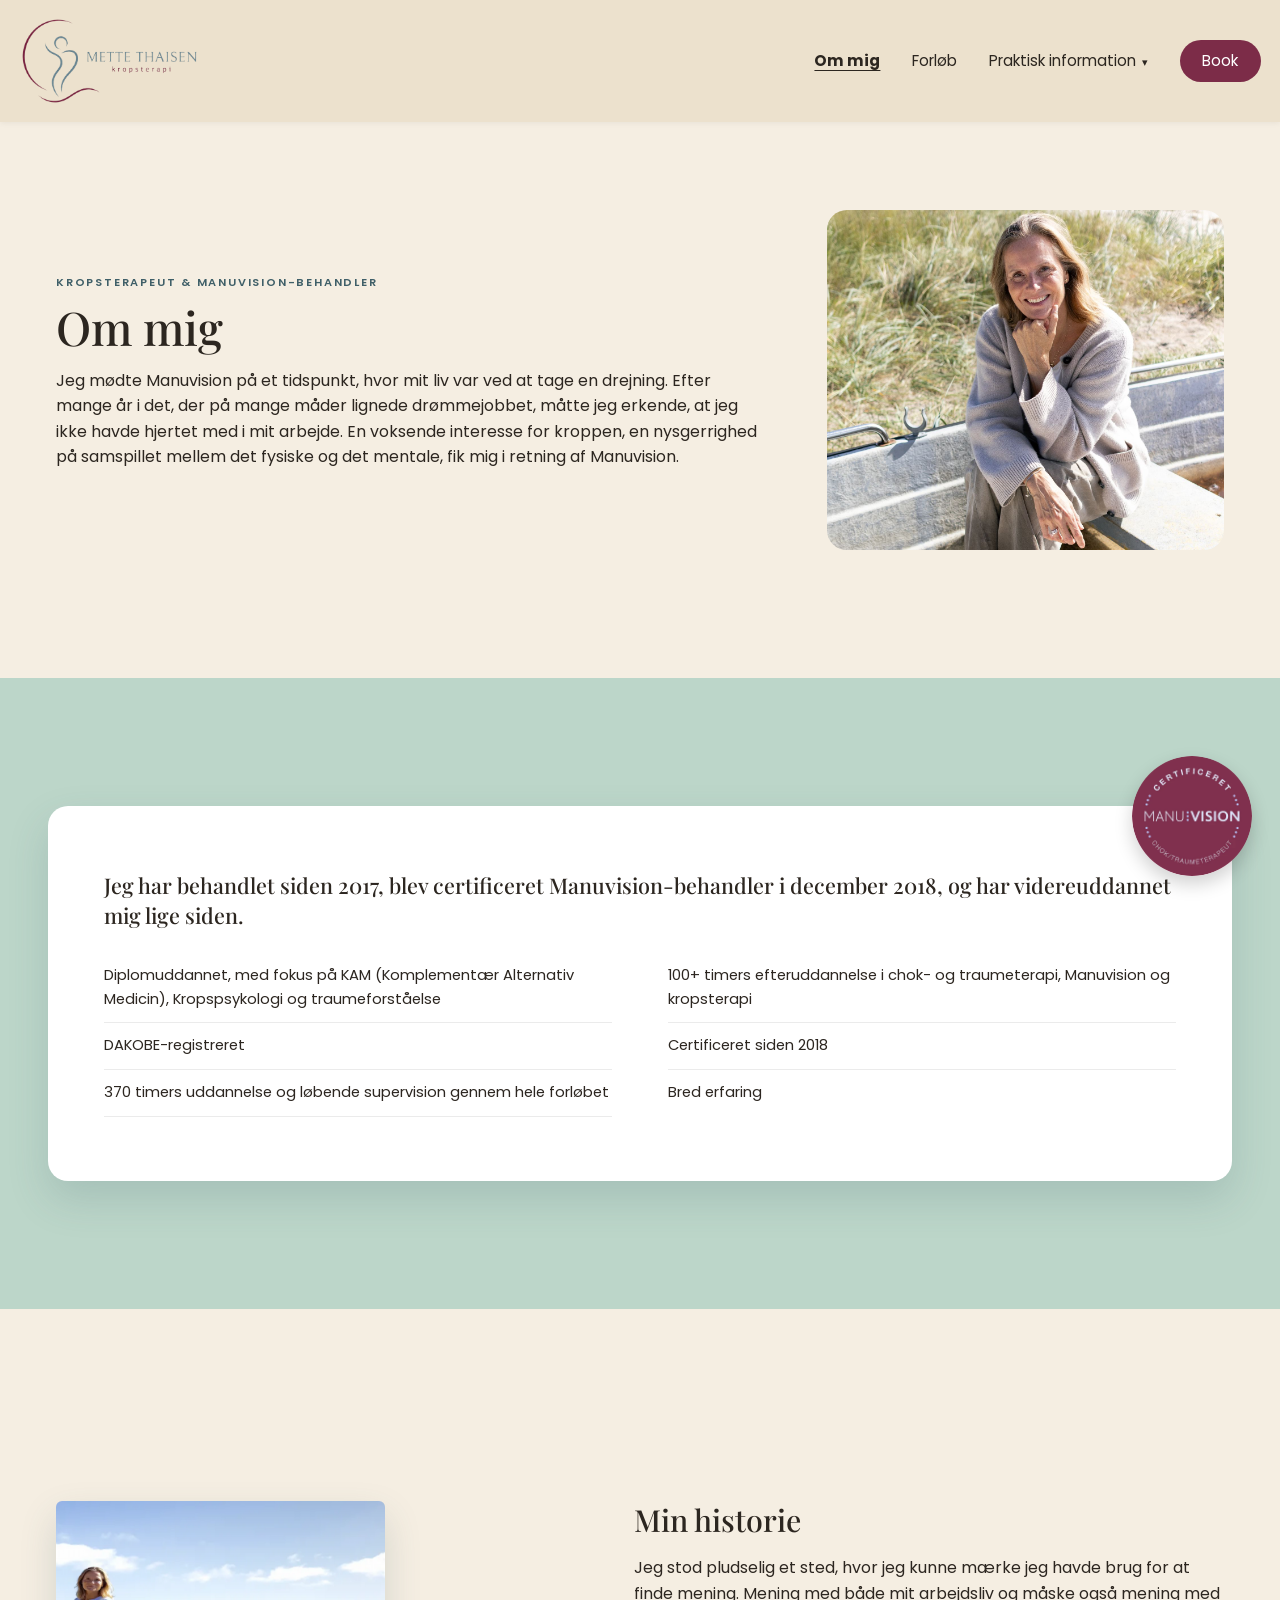
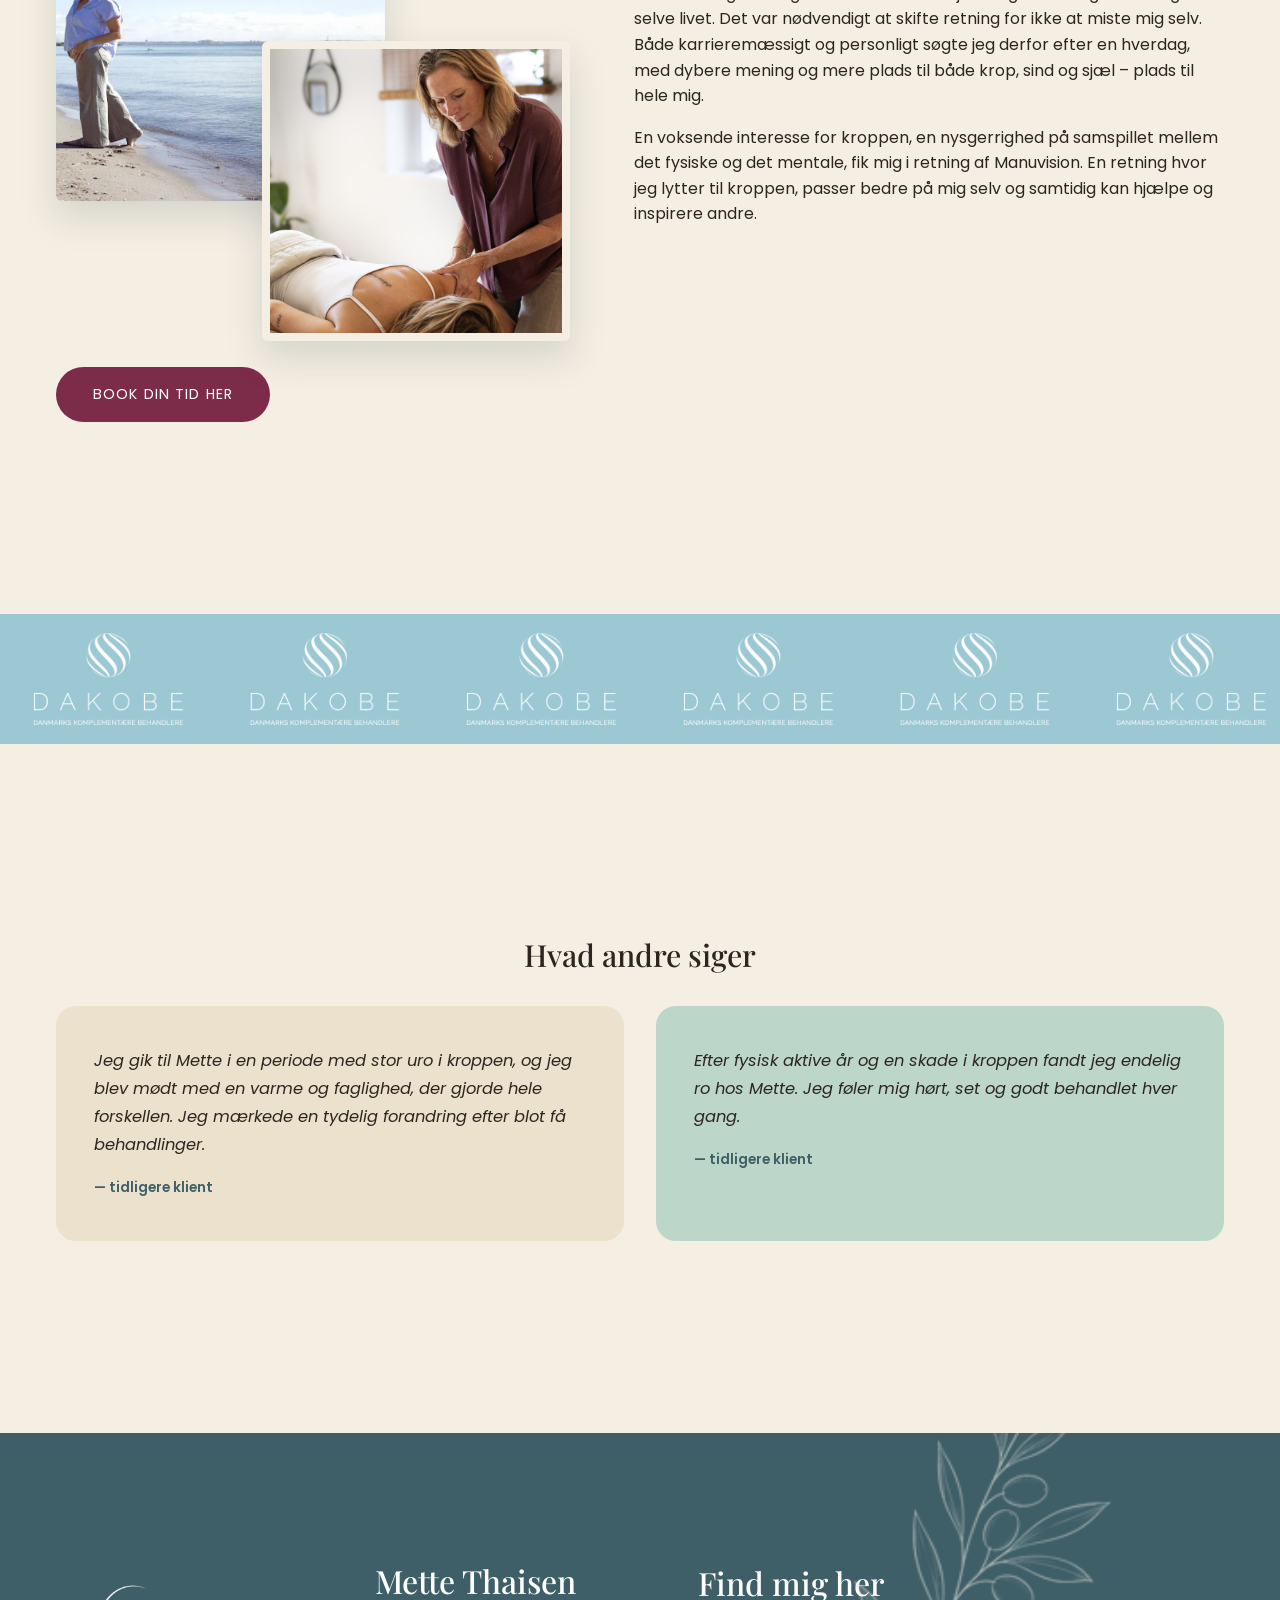
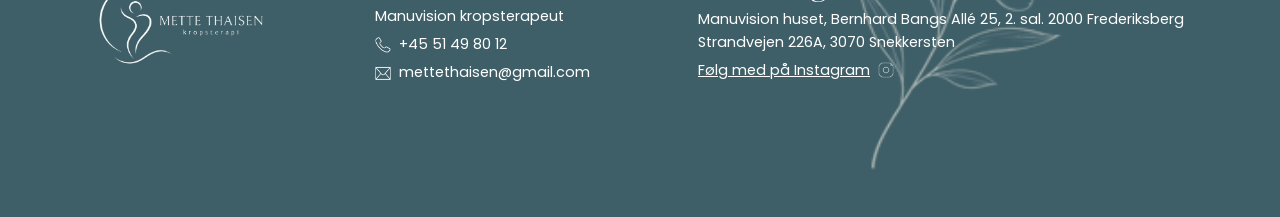
<file: om-mig.html>
<!DOCTYPE html>
<html lang="da">

<head>
  <meta charset="UTF-8">
  <meta name="viewport" content="width=device-width, initial-scale=1.0">
  <title>Om mig – Mette Thaisen</title>
  <meta name="description" content="Læs om Mette Thaisen, certificeret Manuvision-behandler og kropsterapeut.">
  <link rel="icon" href="images/ikon-dekoration.png">
  <link rel="preconnect" href="https://fonts.googleapis.com">
  <link
    href="https://fonts.googleapis.com/css2?family=Playfair+Display:wght@500;600&family=Poppins:wght@300;400;500;600&display=swap"
    rel="stylesheet">
  <link rel="stylesheet" href="css/base.css">
  <link rel="stylesheet" href="css/om-mig.css">
</head>

<body>

  <header>
    <nav>
      <a href="index.html" class="logo">
        <img src="images/logo-lockup-blaa.png" alt="Mette Thaisen - kropsterapi">
      </a>

      <!-- Vises kun på computer, se css/base.css -->
      <div class="skrivebord-links">
        <a class="aktiv" href="om-mig.html">Om mig</a>
        <a href="forloeb.html">Forløb</a>
        <details class="praktisk-detaljer-desktop">
          <summary>Praktisk information</summary>
          <div class="praktisk-links-desktop">
            <a href="priser.html">Priser</a>
            <a href="manuvision.html">Manuvisions Sundhedsforsikring</a>
            <a href="kontakt.html">Kontakt</a>
          </div>
        </details>
        <a href="https://system.easypractice.net/book/mette-thaisen-kropsterapi#choose-where" target="_blank"
          rel="noopener" class="book-knap-desktop">Book</a>
      </div>

      <!-- Vises kun på mobil/tablet: burgermenu, se css/base.css -->
      <details class="mobilmenu">
        <summary>Menu</summary>
        <div class="menu-links">
          <a href="om-mig.html">Om mig</a>
          <a href="forloeb.html">Forløb</a>
          <details class="praktisk-detaljer">
            <summary>Praktisk information</summary>
            <div class="praktisk-links">
              <a href="priser.html">Priser</a>
              <a href="manuvision.html">Manuvisions Sundhedsforsikring</a>
              <a href="kontakt.html">Kontakt</a>
            </div>
          </details>
          <a href="https://system.easypractice.net/book/mette-thaisen-kropsterapi#choose-where" target="_blank"
            rel="noopener" class="book-knap">Book</a>
        </div>
      </details>
    </nav>
  </header>

  <main>

    <!-- ====== INTRO ("Om mig") ====== -->
    <div class="om-intro">
      <figure>
        <img src="images/foto-portraet.jpg" alt="Portræt af Mette Thaisen">
      </figure>
      <div class="om-intro-tekst">
        <p class="kicker">Kropsterapeut & Manuvision-behandler</p>
        <h1>Om mig</h1>
        <p>Jeg mødte Manuvision på et tidspunkt, hvor mit liv var ved at tage en drejning. Efter mange år i det, der på
          mange måder lignede drømmejobbet, måtte jeg erkende, at jeg ikke havde hjertet med i mit arbejde. En voksende
          interesse for kroppen, en nysgerrighed på samspillet mellem det fysiske og det mentale, fik mig i retning af
          Manuvision.</p>
      </div>
    </div>

    <!-- ====== CERTIFICERING ====== -->
    <section class="certificering">
      <div class="certificering-indhold">
        <img class="badge" src="images/certifikat-manuvision.png" alt="Certificeret Manuvision-mærke">
        <div>
          <h2>Jeg har behandlet siden 2017, blev certificeret Manuvision-behandler i december 2018, og har
            videreuddannet mig lige siden.</h2>
          <ul>
            <li>Diplomuddannet, med fokus på KAM (Komplementær Alternativ Medicin), Kropspsykologi og traumeforståelse
            </li>
            <li>DAKOBE-registreret</li>
            <li>370 timers uddannelse og løbende supervision gennem hele forløbet</li>
            <li>100+ timers efteruddannelse i chok- og traumeterapi, Manuvision og kropsterapi</li>
            <li>Certificeret siden 2018</li>
            <li>Bred erfaring</li>
          </ul>
        </div>
      </div>
    </section>

    <!-- ====== MIN HISTORIE ====== -->
    <!-- Desktop: to forskudte fotos + knap til venstre, tekst til højre.
         Mobil: alt i én kolonne. -->
    <section class="billede-kort historie">
      <div class="kort-indhold">

        <div class="historie-venstre">
          <div class="historie-billeder">
            <!-- byt gerne billederne ud – layoutet beskærer dem selv -->
            <img class="historie-foto historie-foto-1" src="images/foto-strand-banner.webp"
              alt="Mette Thaisen ved stranden">
            <img class="historie-foto historie-foto-2" src="images/foto-behandling-2.jpg" alt="Mette Thaisen ved vandet">
          </div>
          <a href="https://system.easypractice.net/book/mette-thaisen-kropsterapi#choose-where" target="_blank"
            rel="noopener" class="knap">Book din tid her</a>
        </div>

        <div class="historie-tekst">
          <h2>Min historie</h2>
          <p>Jeg stod pludselig et sted, hvor jeg kunne mærke jeg havde brug for at finde mening. Mening med både mit
            arbejdsliv og måske også mening med selve livet. Det var nødvendigt at skifte retning for ikke at miste mig
            selv. Både karrieremæssigt og personligt søgte jeg derfor efter en hverdag, med dybere mening og mere plads
            til både krop, sind og sjæl – plads til hele mig.</p>
          <p>En voksende interesse for kroppen, en nysgerrighed på samspillet mellem det fysiske og det mentale, fik mig
            i retning af Manuvision. En retning hvor jeg lytter til kroppen, passer bedre på mig selv og samtidig kan
            hjælpe og inspirere andre.</p>
        </div>

      </div>
    </section>

    <!-- ====== CERTIFIKAT-BÅND – kører i uendelig løkke fra venstre mod højre ====== -->
    <section class="udmaerkelser">
      <div class="logo-baand">
        <div class="logo-spor">
          <!-- Grundsættet -->
          <img src="images/certifikat-dakobe.webp" alt="DAKOBE registreret">
          <img src="images/certifikat-dakobe.webp" alt="DAKOBE registreret">
          <img src="images/certifikat-dakobe.webp" alt="DAKOBE registreret">
          <img src="images/certifikat-dakobe.webp" alt="DAKOBE registreret">
          <img src="images/certifikat-dakobe.webp" alt="DAKOBE registreret">
          <img src="images/certifikat-dakobe.webp" alt="DAKOBE registreret">
          <img src="images/certifikat-dakobe.webp" alt="DAKOBE registreret">
          <img src="images/certifikat-dakobe.webp" alt="DAKOBE registreret">
          <img src="images/certifikat-dakobe.webp" alt="DAKOBE registreret">
          <img src="images/certifikat-dakobe.webp" alt="DAKOBE registreret">
          <!-- NØJAGTIG kopi af sættet ovenfor, så løkken bliver sømløs -->
          <img src="images/certifikat-dakobe.webp" alt="" aria-hidden="true">
          <img src="images/certifikat-dakobe.webp" alt="" aria-hidden="true">
          <img src="images/certifikat-dakobe.webp" alt="" aria-hidden="true">
          <img src="images/certifikat-dakobe.webp" alt="" aria-hidden="true">
          <img src="images/certifikat-dakobe.webp" alt="" aria-hidden="true">
          <img src="images/certifikat-dakobe.webp" alt="" aria-hidden="true">
          <img src="images/certifikat-dakobe.webp" alt="" aria-hidden="true">
          <img src="images/certifikat-dakobe.webp" alt="" aria-hidden="true">
          <img src="images/certifikat-dakobe.webp" alt="" aria-hidden="true">
          <img src="images/certifikat-dakobe.webp" alt="" aria-hidden="true">
        </div>
      </div>
    </section>

    <!-- ====== UDTALELSER ====== -->
    <section class="udtalelser">
      <h2>Hvad andre siger</h2>
      <div class="udtalelse-liste">
        <blockquote>
          Jeg gik til Mette i en periode med stor uro i kroppen, og jeg blev mødt med en varme og faglighed, der gjorde
          hele forskellen. Jeg mærkede en tydelig forandring efter blot få behandlinger.
          <cite>— tidligere klient</cite>
        </blockquote>
        <blockquote>
          Efter fysisk aktive år og en skade i kroppen fandt jeg endelig ro hos Mette. Jeg føler mig hørt, set og godt
          behandlet hver gang.
          <cite>— tidligere klient</cite>
        </blockquote>
      </div>
    </section>

  </main>
  <footer>
    <img class="footer-dekoration" src="images/ikon-gren-hvid.png" alt="">

    <div class="footer-logo">
      <img src="images/logo-lockup-hvid.png" alt="Mette Thaisen - kropsterapi">
    </div>

    <div class="footer-kontakt">
      <h2>Mette Thaisen</h2>
      <p>Manuvision kropsterapeut</p>
      <p><img src="images/ikon-telefon-hvid.png" alt="">+45 51 49 80 12</p>
      <p><img src="images/ikon-mail-hvid.png" alt="">mettethaisen@gmail.com</p>
    </div>

    <div class="footer-adresse">
      <h2>Find mig her</h2>
      <p>Manuvision huset, Bernhard Bangs Allé 25, 2. sal. 2000 Frederiksberg
        <br>Strandvejen 226A, 3070 Snekkersten
      </p>
      <p><a href="https://www.instagram.com/mettethaisenkropsterapi/">Følg med på Instagram <img
            src="images/ikon-instagram-hvid.png" alt="mette insta"></a>
      </p>
    </div>
  </footer>
  <script src="script.js"></script>
</body>

</html>
</file>
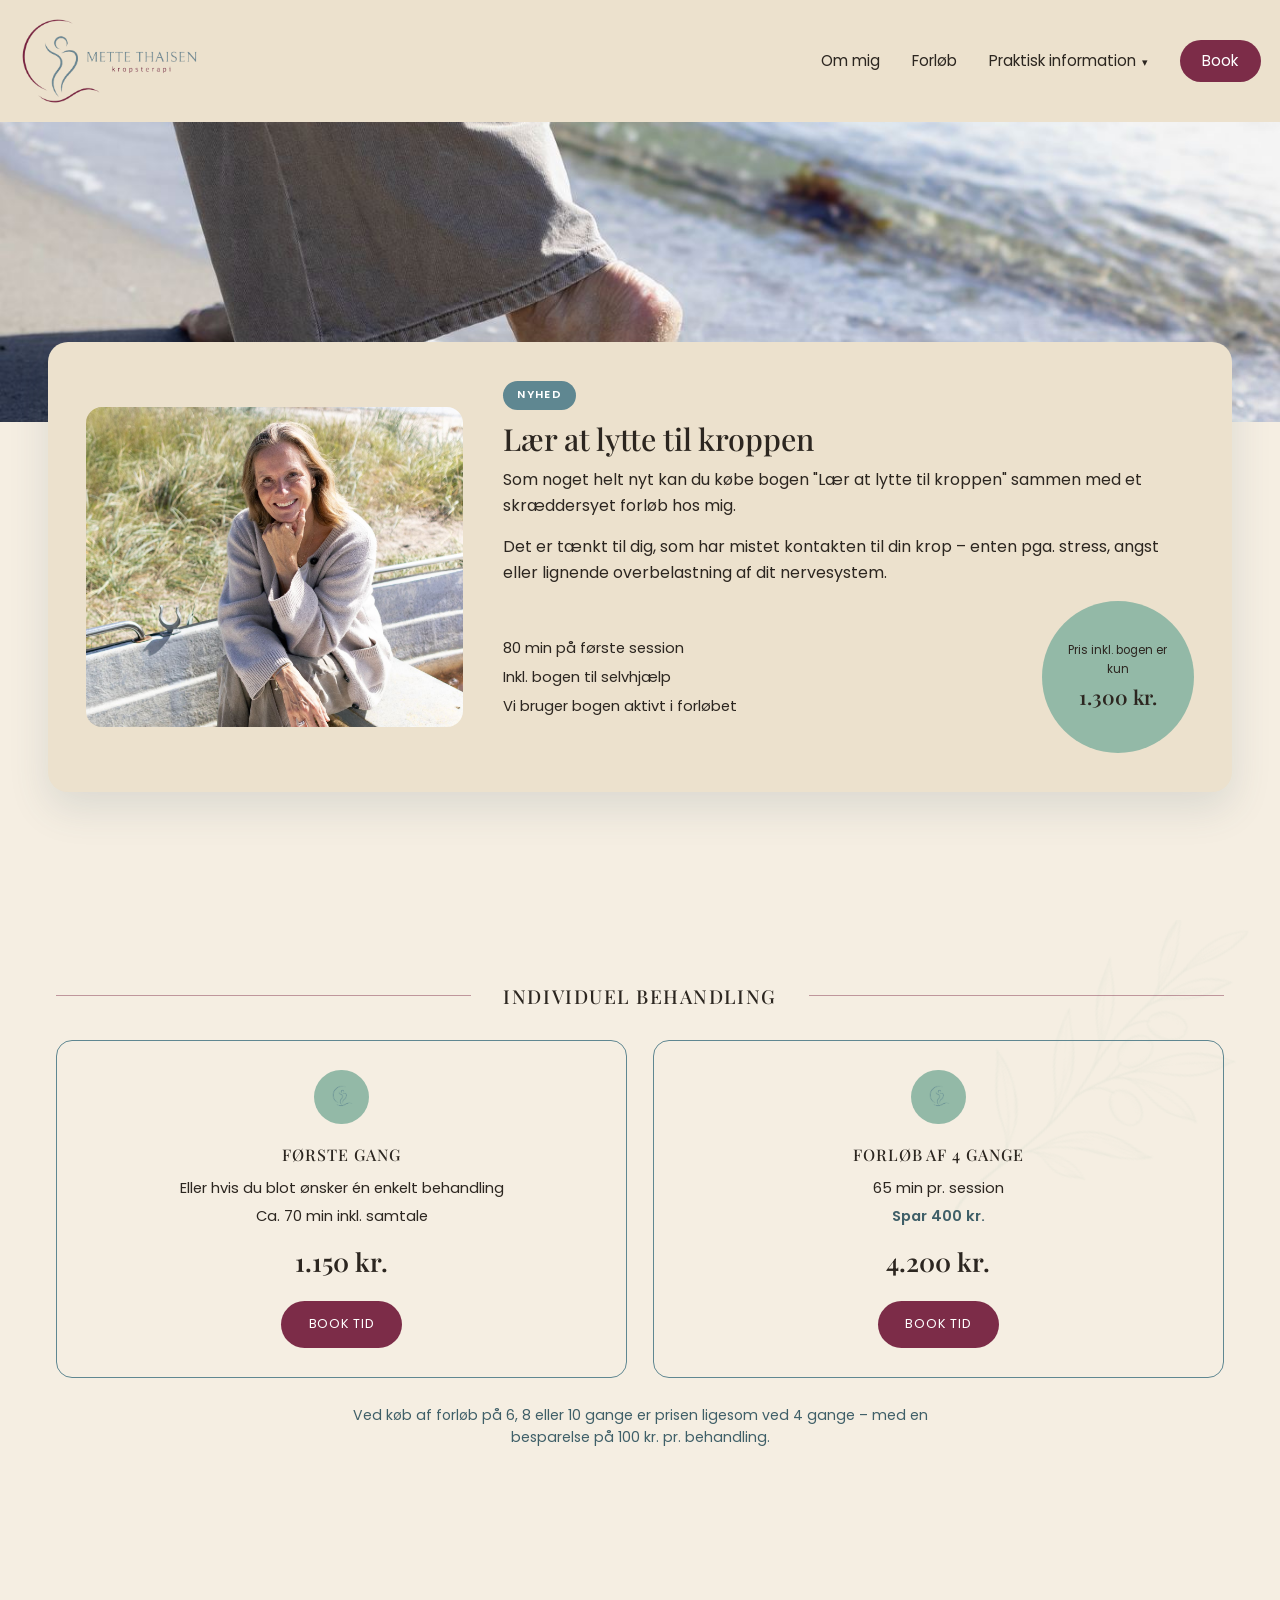
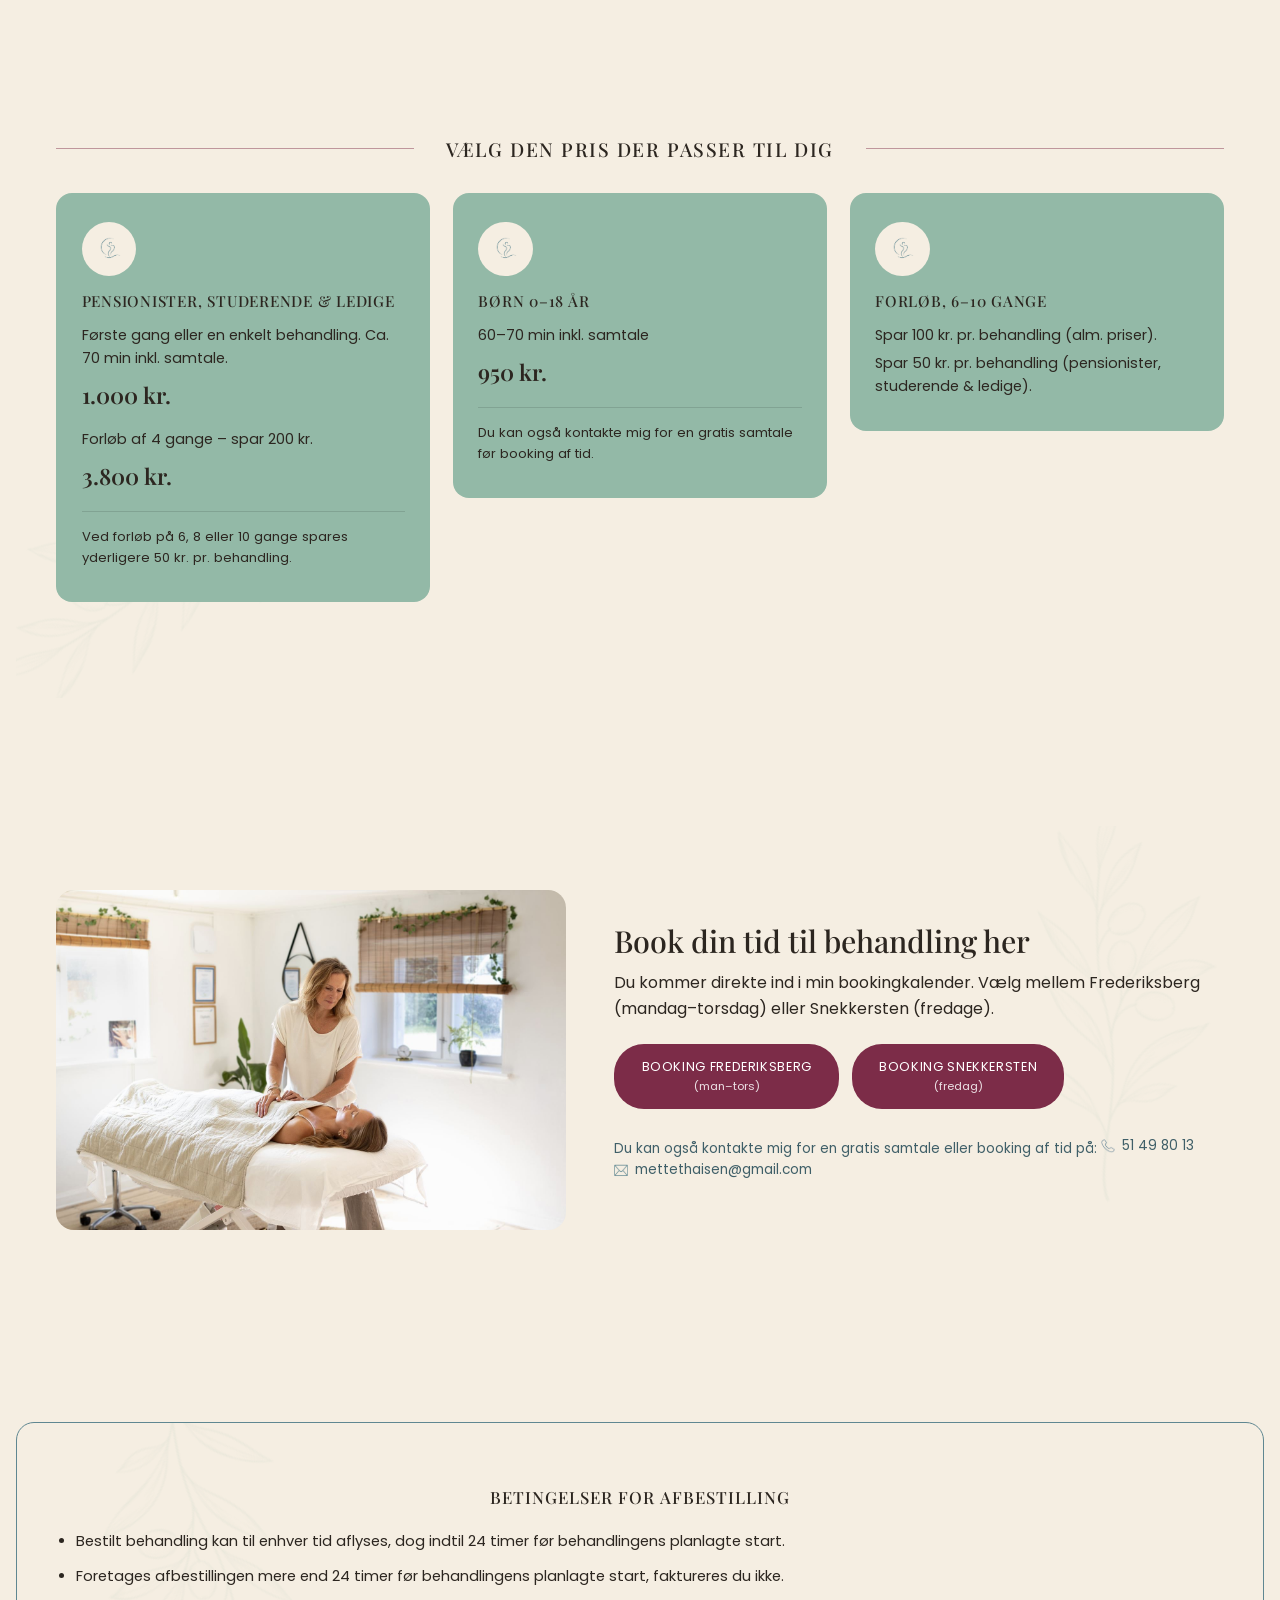
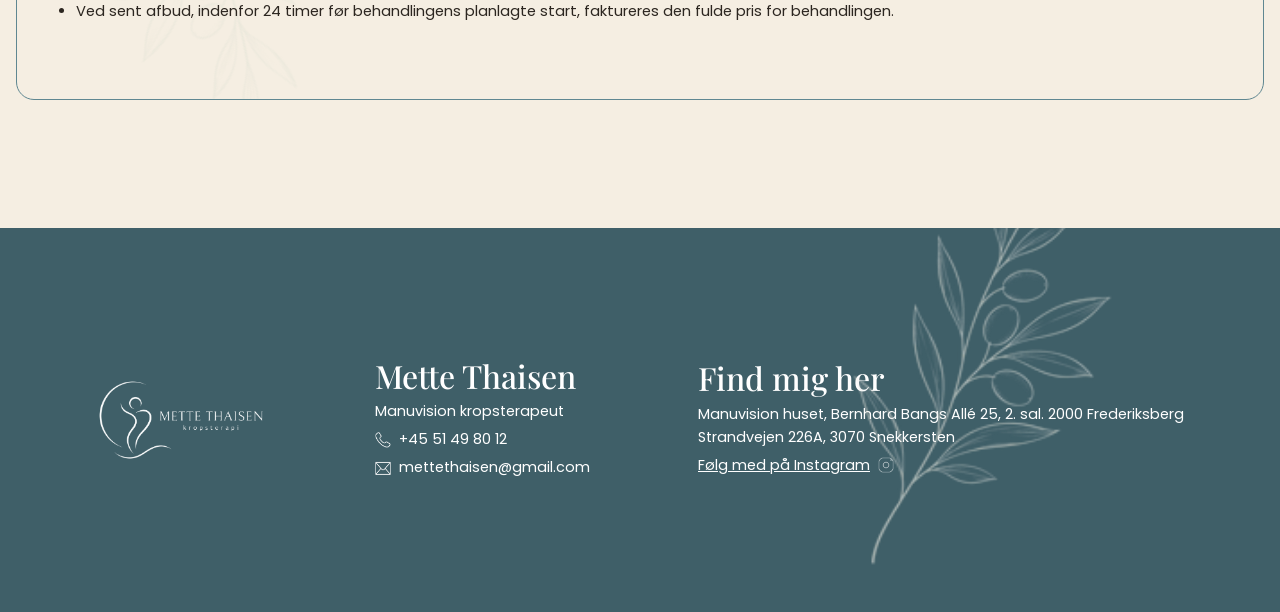
<file: priser.html>
<!DOCTYPE html>
<html lang="da">

<head>
  <meta charset="UTF-8">
  <meta name="viewport" content="width=device-width, initial-scale=1.0">
  <title>Praktisk information &amp; priser – Mette Thaisen</title>
  <meta name="description" content="Se priser på behandlinger hos Mette Thaisen, samt betingelser for afbestilling.">
  <link rel="icon" href="images/ikon-dekoration.png">
  <link rel="preconnect" href="https://fonts.googleapis.com">
  <link
    href="https://fonts.googleapis.com/css2?family=Playfair+Display:wght@500;600&family=Poppins:wght@300;400;500;600&display=swap"
    rel="stylesheet">
  <link rel="stylesheet" href="css/base.css">
  <link rel="stylesheet" href="css/priser.css">
</head>

<body>

  <header>
    <nav>
      <a href="index.html" class="logo">
        <img src="images/logo-lockup-blaa.png" alt="Mette Thaisen - kropsterapi">
      </a>

      <!-- Vises kun på computer, se css/base.css -->
      <div class="skrivebord-links">
        <a href="om-mig.html">Om mig</a>
        <a href="forloeb.html">Forløb</a>
        <details class="praktisk-detaljer-desktop">
          <summary>Praktisk information</summary>
          <div class="praktisk-links-desktop">
            <a href="priser.html">Priser</a>
            <a href="manuvision.html">Manuvisions Sundhedsforsikring</a>
            <a href="kontakt.html">Kontakt</a>
          </div>
        </details>
        <a href="https://system.easypractice.net/book/mette-thaisen-kropsterapi#choose-where" target="_blank" rel="noopener" class="book-knap-desktop">Book</a>
      </div>

      <!-- Vises kun på mobil/tablet: burgermenu, se css/base.css -->
      <details class="mobilmenu">
        <summary>Menu</summary>
        <div class="menu-links">
          <a href="om-mig.html">Om mig</a>
          <a href="forloeb.html">Forløb</a>
          <details class="praktisk-detaljer">
            <summary>Praktisk information</summary>
            <div class="praktisk-links">
              <a href="priser.html">Priser</a>
              <a href="manuvision.html">Manuvisions Sundhedsforsikring</a>
              <a href="kontakt.html">Kontakt</a>
            </div>
          </details>
          <a href="https://system.easypractice.net/book/mette-thaisen-kropsterapi#choose-where" target="_blank" rel="noopener" class="book-knap">Book</a>
        </div>
      </details>
    </nav>
  </header>

  <main>

    <!-- ====== TOPBILLEDE ====== -->
    <div class="sidebanner">
      <figure>
        <img src="images/foto-foedder.jpg" alt="Fødder i vandkanten på stranden">
      </figure>
    </div>

    <!-- ====== NYHED ====== -->
    <div class="nyhed">
      <img src="images/foto-portraet.jpg" alt="Mette Thaisen">
      <div class="nyhed-tekst">
        <p class="kicker">Nyhed</p>
        <h2>Lær at lytte til kroppen</h2>
        <p>Som noget helt nyt kan du købe bogen "Lær at lytte til kroppen" sammen med et skræddersyet forløb hos mig.</p>
        <p>Det er tænkt til dig, som har mistet kontakten til din krop – enten pga. stress, angst eller lignende
          overbelastning af dit nervesystem.</p>
        <div class="nyhed-bund">
          <ul>
            <li>80 min på første session</li>
            <li>Inkl. bogen til selvhjælp</li>
            <li>Vi bruger bogen aktivt i forløbet</li>
          </ul>
          <div class="nyhed-pris">
            <p>Pris inkl. bogen er kun</p>
            <p class="belob">1.300 kr.</p>
          </div>
        </div>
      </div>
    </div>

    <!-- ====== INDIVIDUEL BEHANDLING ====== -->
    <section class="individuel">
      <h2 class="linje-titel">Individuel behandling</h2>
      <div class="pris-liste">
        <div class="pris-kort">
          <span class="kort-ikon" aria-hidden="true"></span>
          <h3>Første gang</h3>
          <p>Eller hvis du blot ønsker én enkelt behandling</p>
          <p>Ca. 70 min inkl. samtale</p>
          <p class="pris-tal">1.150 kr.</p>
          <a href="https://system.easypractice.net/book/mette-thaisen-kropsterapi#choose-where" target="_blank" rel="noopener" class="knap">Book tid</a>
        </div>
        <div class="pris-kort">
          <span class="kort-ikon" aria-hidden="true"></span>
          <h3>Forløb af 4 gange</h3>
          <p>65 min pr. session</p>
          <p class="spar">Spar 400 kr.</p>
          <p class="pris-tal">4.200 kr.</p>
          <a href="https://system.easypractice.net/book/mette-thaisen-kropsterapi#choose-where" target="_blank" rel="noopener" class="knap">Book tid</a>
        </div>
      </div>
      <p class="pris-note">Ved køb af forløb på 6, 8 eller 10 gange er prisen ligesom ved 4 gange – med en besparelse på
        100 kr. pr. behandling.</p>
    </section>

    <!-- ====== VÆLG DEN PRIS DER PASSER TIL DIG ====== -->
    <section class="prisvalg">
      <h2 class="linje-titel">Vælg den pris der passer til dig</h2>
      <div class="pris-gruppe">
        <div class="gruppe">
          <span class="kort-ikon" aria-hidden="true"></span>
          <h3>Pensionister, studerende &amp; ledige</h3>
          <p>Første gang eller en enkelt behandling. Ca. 70 min inkl. samtale.</p>
          <p class="pris-tal">1.000 kr.</p>
          <p>Forløb af 4 gange – spar 200 kr.</p>
          <p class="pris-tal">3.800 kr.</p>
          <p class="gruppe-note">Ved forløb på 6, 8 eller 10 gange spares yderligere 50 kr. pr. behandling.</p>
        </div>
        <div class="gruppe">
          <span class="kort-ikon" aria-hidden="true"></span>
          <h3>Børn 0–18 år</h3>
          <p>60–70 min inkl. samtale</p>
          <p class="pris-tal">950 kr.</p>
          <p class="gruppe-note">Du kan også kontakte mig for en gratis samtale før booking af tid.</p>
        </div>
        <div class="gruppe">
          <span class="kort-ikon" aria-hidden="true"></span>
          <h3>Forløb, 6–10 gange</h3>
          <p>Spar 100 kr. pr. behandling (alm. priser).</p>
          <p>Spar 50 kr. pr. behandling (pensionister, studerende &amp; ledige).</p>
        </div>
      </div>
    </section>

    <!-- ====== BOOK DIN TID ====== -->
    <section class="book-cta">
      <img class="book-foto" src="images/foto-behandling-1.jpg" alt="Behandlingsrum hos Mette Thaisen">
      <div class="book-cta-tekst">
        <h2>Book din tid til behandling her</h2>
        <p>Du kommer direkte ind i min bookingkalender. Vælg mellem Frederiksberg (mandag–torsdag) eller Snekkersten
          (fredage).</p>
        <div class="book-knapper">
          <a href="https://system.easypractice.net/book/mette-thaisen-kropsterapi#choose-where" target="_blank" rel="noopener" class="knap">Booking Frederiksberg <span>(man–tors)</span></a>
          <a href="https://system.easypractice.net/book/mette-thaisen-kropsterapi#choose-where" target="_blank" rel="noopener" class="knap">Booking Snekkersten <span>(fredag)</span></a>
        </div>
        <p class="book-kontakt">Du kan også kontakte mig for en gratis samtale eller booking af tid på:
          <span><img src="images/ikon-telefon-blaa.png" alt="">51 49 80 13</span>
          <span><img src="images/ikon-mail-blaa.png" alt="">mettethaisen@gmail.com</span>
        </p>
      </div>
    </section>

    <!-- ====== BETINGELSER FOR AFBESTILLING ====== -->
    <section class="betingelser">
      <h2>Betingelser for afbestilling</h2>
      <ul>
        <li>Bestilt behandling kan til enhver tid aflyses, dog indtil 24 timer før behandlingens planlagte start.</li>
        <li>Foretages afbestillingen mere end 24 timer før behandlingens planlagte start, faktureres du ikke.</li>
        <li>Ved sent afbud, indenfor 24 timer før behandlingens planlagte start, faktureres den fulde pris for
          behandlingen.</li>
      </ul>
    </section>

  </main>
  <footer>
    <img class="footer-dekoration" src="images/ikon-gren-hvid.png" alt="">

    <div class="footer-logo">
      <img src="images/logo-lockup-hvid.png" alt="Mette Thaisen - kropsterapi">
    </div>

    <div class="footer-kontakt">
      <h2>Mette Thaisen</h2>
      <p>Manuvision kropsterapeut</p>
      <p><img src="images/ikon-telefon-hvid.png" alt="">+45 51 49 80 12</p>
      <p><img src="images/ikon-mail-hvid.png" alt="">mettethaisen@gmail.com</p>
    </div>

    <div class="footer-adresse">
      <h2>Find mig her</h2>
      <p>Manuvision huset, Bernhard Bangs Allé 25, 2. sal. 2000 Frederiksberg
        <br>Strandvejen 226A, 3070 Snekkersten
      </p>
      <p><a href="https://www.instagram.com/mettethaisenkropsterapi/">Følg med på Instagram <img
            src="images/ikon-instagram-hvid.png" alt="mette insta"></a>
      </p>
    </div>
  </footer>

  <script src="script.js"></script>
</body>

</html>
</file>
<file: css/base.css>
/* ============================================================
   METTE THAISEN – KROPSTERAPI
   base.css  –  FÆLLES for alle sider

   Styling sker via KLASSER. id bruges kun til JavaScript og til
   spring-links (#balance, #ro, #nerver, #kontaktinfo).

   Indhold:
     1. Grundlag – farver, typografi, globalt layout
     2. Header og navigation
     3. Knapper (.knap, .knap-lys, .knap-hul)
     4. Hero og sidebanner (topbillede)
     5. Kort med billede (forside + om mig)
     6. Generisk <details> ("Læs mere"-bokse)
     7. Footer

   Hver side loader base.css FØRST og derefter sin egen fil
   (fx css/priser.css), så sidens regler kan bygge ovenpå.
   ============================================================ */

/* ============================================================
   1. GRUNDLAG
   ============================================================ */
:root {
  --creme: #f5eee2; /* baggrund, det lyse beige */
  --sand: #ece1cd; /* lidt mørkere beige til bokse */
  --salvie-lys: #bcd6c9; /* lyseste grønblå (ydelse 1) */
  --salvie: #93b9a7; /* grønblå (ydelse 2 / "RO") */
  --petroleum: #5f8791; /* mellem petroleumsblå (ydelse 3 / "NERVER") */
  --petroleum-moerk: #3f5f68; /* mørk petroleumsblå (ydelse 4, footer, bånd) */
  --bordeaux: #7c2c48; /* vinrød til knapper og bånd */
  --bordeaux-moerk: #5c1f36; /* mørkere vinrød til hover */
  --tekst: #2c2620; /* næsten sort tekstfarve */
  --hvid: #ffffff;
}

* {
  box-sizing: border-box; /* gør at padding ikke lægges oveni bredden */
}

html {
  scroll-behavior: smooth; /* bløde spring til #anker-links */
  overflow-x: hidden; /* værn mod vandret scrollbar fra hero-breakout */
}

body {
  margin: 0;
  background-color: var(--creme);
  color: var(--tekst);
  font-family: "Poppins", Arial, sans-serif;
  line-height: 1.6;
}

h1,
h2,
h3 {
  font-family: "Playfair Display", Georgia, serif;
  font-weight: 500;
  line-height: 1.25;
  margin: 0 0 0.6em 0;
}

h1 {
  font-size: 1.8rem;
}
h2 {
  font-size: 1.5rem;
}
h3 {
  font-size: 1.15rem;
}

p {
  margin: 0 0 1em 0;
}

img {
  max-width: 100%;
  display: block;
}

a {
  color: var(--bordeaux);
}

ul,
ol {
  padding-left: 1.2em;
}

/* Alt hovedindhold ligger i ÉN centreret spalte:
   - fast maks-bredde, så linjerne ikke bliver uendeligt lange
   - vandret centreret med god luft ud til kanterne på store skærme
   - rigelig, ens luft mellem sektionerne (margin klapper sammen,
     så der ikke bliver dobbelt afstand)
   Undtagelser med egne regler: header, hero-billedet (.hero),
   det farvede bånd (.bjaelke) og footer. */
main section,
main .sidebanner {
  max-width: 78rem;
  margin-inline: auto; /* vandret centreret på store skærme */
  padding: 2.5rem 1.8rem; /* luft indeni – også i top og bund */
}

/* Sektioner med farvet baggrund får ekstra indre luft, så farven
   får plads at ånde. Selve farverne sættes i sidernes egne filer. */
.hvad-er-manuvision,
.forloebets-gang,
.prisvalg,
.tryg-rum {
  padding: 4.5rem 1.8rem;
}

/* --- 1. tablet --- */
@media (min-width: 700px) {
  h1 {
    font-size: 2.4rem;
  }
  h2 {
    font-size: 1.9rem;
  }
  h3 {
    font-size: 1.3rem;
  }

  main section,
  main .sidebanner {
    margin-block: 8rem; /* luft mellem sektioner */
    padding: 4rem 2.5rem; /* mere luft indeni på større skærme */
  }

  .hvad-er-manuvision,
  .forloebets-gang,
  .prisvalg,
  .tryg-rum {
    padding: 6rem 2.5rem;
  }
}

/* --- 1. computer --- */
@media (min-width: 1000px) {
  h1 {
    font-size: 2.9rem;
  }
}

/* ============================================================
   2. HEADER OG NAVIGATION
   ============================================================ */
header {
  background-color: var(--sand);
  padding: 1rem 1.2rem;
  top: 0;
  z-index: 10;
  box-shadow: 0 1px 6px rgba(0, 0, 0, 0.06);
}

header nav {
  display: flex;
  align-items: center;
  justify-content: space-between;
}

.logo {
  display: flex;
  align-items: center;
}

/* Logoet er ét billede – vi sætter kun en højde og lader
   bredden følge med selv. */
.logo img {
  height: 90px;
  width: auto;
}

/* Alle <details> i menuen (burger + "Praktisk information")
   nulstilles, så de ikke arver den generiske details-boks fra
   afsnit 6. */
header nav details {
  position: relative;
  background-color: transparent;
  padding: 0;
  margin: 0;
}

/* Burgerknappen (kun ikonet ☰ / ✕). ">" så det kun rammer
   burgermenuens EGEN summary. */
.mobilmenu > summary {
  list-style: none; /* fjerner standard-trekanten */
  cursor: pointer;
  font-size: 0; /* skjul "Menu"-teksten ... */
  line-height: 1;
  padding: 0.2rem 0.4rem;
}

.mobilmenu > summary::-webkit-details-marker {
  display: none; /* fjerner trekanten i Safari/Chrome */
}

.mobilmenu[open] > summary::before {
  content: "✕";
}
.mobilmenu > summary::before {
  content: "☰";
  font-size: 2.3rem; /* ... og vis kun ikonet */
}

.mobilmenu .menu-links {
  position: absolute;
  right: 0;
  top: 3.4rem;
  background-color: var(--hvid);
  border-radius: 10px;
  box-shadow: 0 6px 20px rgba(0, 0, 0, 0.12);
  padding: 1rem 1.4rem;
  display: flex;
  flex-direction: column;
  gap: 0.9rem;
  min-width: 200px;
}

.menu-links a {
  text-decoration: none;
  color: var(--tekst);
  font-size: 1rem;
}

.menu-links a:hover {
  color: var(--bordeaux);
}

/* Book-knappen i mobilmenuen: fyldt, ligesom de primære knapper */
.menu-links .book-knap {
  background-color: var(--bordeaux);
  color: var(--hvid);
  padding: 0.6rem 1.2rem;
  border-radius: 30px;
  text-align: center;
}

/* "Praktisk information"-dropdownen (både mobil og computer).
   Summary'en skal ligne de andre menu-links. */
.praktisk-detaljer summary,
.praktisk-detaljer-desktop summary {
  list-style: none;
  cursor: pointer;
  font-size: 0.95rem;
  font-weight: 400;
  color: var(--tekst);
  text-decoration: none;
}

.praktisk-detaljer summary::-webkit-details-marker,
.praktisk-detaljer-desktop summary::-webkit-details-marker {
  display: none;
}

.praktisk-detaljer summary::after,
.praktisk-detaljer-desktop summary::after {
  content: "▾";
  display: inline-block;
  margin-left: 0.35rem;
  font-size: 0.7em;
}

.praktisk-detaljer[open] summary::after,
.praktisk-detaljer-desktop[open] summary::after {
  content: "▴";
}

/* På computer folder undermenuen sig ud som en lille hvid boks */
.praktisk-links-desktop {
  position: absolute;
  left: 0;
  top: 2.2rem;
  background-color: var(--sand);
  border-radius: 10px;
  box-shadow: 0 6px 20px rgba(0, 0, 0, 0.12);
  padding: 1rem 1.4rem;
  display: flex;
  flex-direction: column;
  gap: 0.8rem;
  min-width: 230px;
  z-index: 5;
}

.praktisk-links-desktop a {
  text-decoration: none;
  color: var(--hvid);
  font-size: 0.95rem;
  white-space: nowrap;
}

.praktisk-links-desktop a:hover {
  color: var(--bordeaux);
}

/* I mobilmenuen folder undermenuen sig ud på linje med et let indryk.
   Linkene arver farve, hover og størrelse fra ".menu-links a" ovenfor. */
.praktisk-links {
  display: flex;
  flex-direction: column;
  gap: 0.8rem;
  padding: 0.8rem 0 0 0.8rem;
  border-left: 2px solid var(--sand);
  margin-top: 0.5rem;
}

/* Book-knappen til computer-visning */
.book-knap-desktop {
  text-decoration: none;
  font-size: 0.95rem;
  padding: 0.55rem 1.4rem;
  border-radius: 30px;
  text-align: center;
  background-color: var(--bordeaux);
  border-color: var(--bordeaux);
  color: var(--hvid);
}

/* Computer-linkene er skjult på mobil (der bruges burgermenuen) */
.skrivebord-links {
  display: none;
}

.book-knap-desktop:hover {
  background-color: var(--bordeaux-moerk);
  border-color: var(--bordeaux-moerk);
  color: var(--hvid);
}

/* --- 2. tablet: burgermenu væk, almindelige links frem --- */
@media (min-width: 700px) {
  .mobilmenu {
    display: none;
  }

  .skrivebord-links {
    display: flex;
    align-items: center;
    gap: 2rem;
  }

  /* Book-knappen holdes UDENFOR med :not(), så den beholder sin
     hvide tekst fra sin egen regel ovenfor. */
  .skrivebord-links a:not(.book-knap-desktop) {
    text-decoration: none;
    color: var(--tekst);
    font-size: 0.95rem;
  }

  .skrivebord-links a:not(.book-knap-desktop):hover {
    color: var(--bordeaux);
  }

  header nav {
    gap: 2rem;
  }
}

/* --- 2. computer --- */
@media (min-width: 1000px) {
  header nav {
    margin: 0;
  }
}

/* Linket til den side man står på – script.js sætter
   aria-current="page". :not(.book-knap-desktop) er med for at give
   reglen nok styrke til at vinde over menu-link-reglen ovenfor. */
.skrivebord-links a:not(.book-knap-desktop)[aria-current="page"],
.menu-links a[aria-current="page"] {
  text-decoration: underline;
  text-underline-offset: 4px;
  font-weight: 700;
  color: var(--tekst);
}

/* ============================================================
   3. KNAPPER
   .knap      = fyldt bordeaux (standard)
   .knap-lys  = hvid baggrund, blå kant – centreret på egen linje
   .knap-hul  = gennemsigtig med kant (sekundær)
   ============================================================ */
.knap {
  display: inline-block;
  background-color: var(--bordeaux);
  color: var(--hvid);
  text-decoration: none;
  padding: 0.85rem 1.7rem;
  border-radius: 30px;
  font-size: 0.95rem;
  text-align: center;
  margin-top: 0.5rem;
  margin-inline: auto;
}

.knap:hover {
  background-color: var(--bordeaux-moerk);
}

.knap-lys {
  display: block;
  width: fit-content; /* så knappen kun er så bred som teksten */
  margin: 2rem auto 6rem; /* top · auto = centreret · bund */
  background-color: var(--hvid);
  color: var(--petroleum-moerk);
  border: 2px solid var(--petroleum-moerk);
}

.knap-lys:hover {
  background-color: var(--petroleum-moerk);
  color: var(--hvid);
  border: 2px solid var(--petroleum-moerk);
}

.knap-hul {
  display: inline-block;
  background-color: transparent;
  color: var(--tekst);
  text-decoration: none;
  padding: 0.8rem 1.6rem;
  border: 1.5px solid var(--bordeaux-moerk);
  border-radius: 30px;
  font-size: 0.95rem;
  text-align: center;
  margin-top: 0.5rem;
}

.knap-hul:hover {
  background-color: var(--hvid);
  color: var(--tekst);
}

/* Ekstra bundluft under "Læs mere om mig"-knappen på forsiden */
.om-mig-kort .knap {
  margin-bottom: 3rem;
}

/* ============================================================
   4. HERO OG SIDEBANNER
   Hero = forsidens store billede med tekst ovenpå.
   Sidebanner = det enkle topbillede på de øvrige sider.
   ============================================================ */

/* Hero bryder ud til skærmkanten. calc(50% - 50vw) er præcis
   det modsatte af forælderens margin i hver side. */
main .hero {
  margin-left: calc(50% - 50vw);
  margin-right: calc(50% - 50vw);
  margin-bottom: 3.5rem;
}

/* På mobil har selve hero-sektionen samme side-luft som resten af
   siden (3rem), men billedet bryder ud af den padding og går helt
   ud til begge skærmkanter. */
.hero {
  padding: 0 3rem;
}

.hero figure {
  margin: 0 -3rem;
}

.hero figure img {
  width: 100%;
  height: 60vw;
  object-fit: cover;
}

/* Strandbilledet er meget bredt, og Mette står i venstre side. */
.hero figure img[src*="foto-strand-banner"] {
  object-position: 22% center;
}

.hero-tekst {
  padding: 1.8rem 0;
}

.hero-tekst .kicker {
  text-transform: uppercase;
  letter-spacing: 0.12em;
  font-size: 0.75rem;
  color: var(--petroleum-moerk);
  font-weight: 600;
}

/* Knappe-rækken bruges både i hero og i sidebanner */
.hero-knapper {
  display: flex;
  flex-wrap: wrap;
  gap: 0.8rem;
}

/* Sidebanner: billedet har ingen tekst ovenpå. */
.sidebanner {
  padding: 0;
}

.sidebanner figure {
  margin: 0;
}

.sidebanner figure img {
  width: 100%;
  height: 50vw;
  max-height: 320px;
  object-fit: cover;
}

.sidebanner figure img[src*="foto-strand-banner"] {
  object-position: 22% center;
}

.sidebanner-tekst {
  padding: 1.8rem 1.2rem;
}

/* --- 4. tablet: hero-tekst lægges ovenpå billedet i højre side --- */
@media (min-width: 700px) {
  main .hero {
    position: relative;
    padding: 0;
    margin-bottom: 4.5rem; /* left/right arves fra breakout-reglen */
  }

  /* Fra tablet og op fylder billedet hele hero'en igen. */
  .hero figure {
    margin: 0;
  }

  .hero figure img {
    height: 36vw;
    min-height: 420px;
    max-height: 620px;
  }

  .hero-tekst {
    position: absolute;
    top: 50%;
    right: 7%;
    transform: translateY(-50%);
    width: 34%;
    padding: 0;
  }

  .hero .hero-knapper {
    justify-content: flex-start;
  }

  /* Sidebanner forbliver enkelt: billede øverst, tekst under */
  main .sidebanner {
    padding: 0;
  }

  .sidebanner figure img {
    height: 30vw;
    max-height: 340px;
  }

  .sidebanner-tekst {
    padding: 2.5rem 3rem;
  }
}

/* ============================================================
   5. KORT MED BILLEDE
   .billede-kort  = <section> (forside: .om-mig-kort, .forloeb-kort;
                    om mig: .historie)
   .kort-indhold  = den indre wrapper med billede + tekst
   ============================================================ */
.billede-kort {
  text-align: start;
}

.forloeb-kort img,
.historie img {
  border-radius: 16px;
  margin: 1.2rem auto;
  width: 100%;
  height: auto;
}
.forloeb-kort img {
  margin-top: 10rem;
}
.om-mig-kort img {
  border-radius: 16px;
  width: 100%;
  height: 450px;
  object-fit: cover;
  margin-block: 4rem;
}

/* --- 5. tablet: billede og tekst side om side --- */
@media (min-width: 700px) {
  .kort-indhold {
    display: flex;
    align-items: center;
    gap: 2.5rem;
    text-align: left;
  }
  .om-mig-kort .kort-indhold {
    flex-direction: row-reverse;
    max-width: 90ch;
    margin-left: 20rem;
  }

  .kort-indhold > * {
    flex: 1;
    min-width: 0; /* forhindrer at billedet presser teksten for smal */
  }

  .billede-kort img {
    margin: 0;
    width: 100%;
    height: 360px;
    object-fit: cover;
  }
  .om-mig-kort img {
    height: auto;
    max-width: 100%;
    margin-left: 6rem;
  }
}

/* ============================================================
   6. GENERISK <details>  ("Læs mere"-bokse)
   Bruges på forløb- og priser-siden. Header-menuens <details>
   er nulstillet i afsnit 2.
   ============================================================ */
details {
  background-color: var(--sand);
  border-radius: 12px;
  padding: 0.9rem 1.1rem;
  margin: 0.6rem 0 1.2rem 0;
}

details summary {
  cursor: pointer;
  font-weight: 600;
  color: var(--petroleum-moerk);
}

details p:last-child {
  margin-bottom: 0;
}

/* ============================================================
   7. FOOTER (ens på alle sider)
   ============================================================ */
footer {
  background-color: var(--petroleum-moerk);
  color: var(--hvid);
  display: flex;
  flex-direction: column;
  align-items: center;
  gap: 1.8rem;
  text-align: center;
  position: relative;
  overflow: hidden;
  margin: 0;
  padding: 4rem;
}

.footer-dekoration {
  display: none; /* pynte-grenen vises kun fra computer-bredde */
}

footer h2 {
  color: var(--hvid);
  font-size: 2rem;
  margin: 0 0 0.3rem 0;
}

.footer-logo img {
  width: 170px;
  max-width: 100%;
  margin: 2rem auto;
}

footer p {
  margin: 0.3rem 0;
  font-size: 0.9rem;
}

.footer-kontakt p,
.footer-adresse p {
  display: flex;
  align-items: center;
  justify-content: center;
  gap: 0.5rem;
}

.footer-kontakt img,
.footer-adresse img {
  width: 16px;
  height: 16px;
}

.footer-mail {
  margin-bottom: 3rem;
}

footer a {
  color: var(--hvid);
  display: inline-flex;
  align-items: center;
  gap: 0.5rem;
}

/* --- 7. tablet: footer som én vandret linje --- */
@media (min-width: 700px) {
  footer {
    flex-direction: row;
    align-items: center;
    justify-content: space-between;
    text-align: left;
    padding-inline: 6rem;
    padding-block: 8rem;
  }

  .footer-logo {
    text-align: left;
    flex-shrink: 0;
  }

  .footer-logo img {
    margin: 0;
  }

  .footer-mail {
    margin: 0;
  }

  .footer-kontakt p,
  .footer-adresse p {
    justify-content: flex-start;
  }

  .footer-dekoration {
    display: block;
    position: absolute;
    right: 2rem;
    bottom: -1.5rem;
    height: 140%;
    width: auto;
    opacity: 0.55;
    pointer-events: none;
  }
}

/* --- 7. computer --- */
@media (min-width: 1000px) {
  footer {
    margin: 0;
  }
}
</file>
<file: css/index.css>
/* ============================================================
   FORSIDEN – index.html
   Sektioner der kun findes på forsiden:
     1. Om mig – teaser
     2. Mine ydelser – fire farvede bokse
     3. Bånd / bjælke
     4. Galleri-karrusel

   (Hero, header og footer ligger i css/base.css. "Kort med
   billede"-grundlaget ligger også i base.css – herunder giver vi
   forsidens "Om mig"-udgave sit eget, mere personlige udseende.)
   ============================================================ */

/* ============================================================
   1. OM MIG – teaser
   Grønt "kort" med foto, en lille label over overskriften og en
   håndskrift-agtig signatur under teksten. Samme salvie-grønne
   tone som bl.a. certificering-boksen.
   ============================================================ */
.om-mig-kort {
  background-color: var(--salvie-lys);
  border-radius: 24px;
  box-shadow: 0 16px 38px rgba(63, 95, 104, 0.16);
  padding: 1.4rem; /* luft mellem kortkanten og indholdet */
  margin-inline: 1.6rem; /* kortet flyder frit inde fra kanten på mobil */
}

/* Nulstiller flex + de gamle forsøgsværdier (max-width/margin-left)
   fra base.css, så kortet står rent. */
.om-mig-kort .kort-indhold {
  display: flex;
  flex-direction: column;
  gap: 0;
  margin: 0;
  max-width: none;
  align-items: stretch;
  text-align: left;
}

.om-mig-kort img {
  width: 100%;
  height: 300px;
  object-fit: cover;
  object-position: center 30%;
  border-radius: 16px; /* runde kanter på selve fotoet */
  margin: 0;
  max-width: none;
}

.om-mig-kort .kort-indhold > div {
  padding: 1.6rem 0.6rem 0.8rem;
}

/* Lille label OVER overskriften */
.om-mig-kort h2 {
  margin-bottom: 0.6rem;
}
.om-mig-kort h2::before {
  content: "Mød mig bag behandlingen";
  display: block;
  font-family: "Poppins", Arial, sans-serif;
  font-size: 0.7rem;
  font-weight: 600;
  letter-spacing: 0.16em;
  text-transform: uppercase;
  color: var(--petroleum-moerk);
  margin-bottom: 0.5rem;
}

/* Signatur EFTER teksten */
.om-mig-kort p::after {
  content: "— Mette";
  display: block;
  margin-top: 1rem;
  font-family: "Playfair Display", Georgia, serif;
  font-style: italic;
  font-size: 1.25rem;
  color: var(--petroleum-moerk);
}

.om-mig-kort .knap {
  margin-inline: 0;
}

/* --- tablet: tekst til venstre, foto til højre --- */
@media (min-width: 700px) {
  .om-mig-kort {
    padding: 2rem;
    margin-inline: auto; /* centreret i spalten på større skærme */
  }
  .om-mig-kort .kort-indhold {
    flex-direction: row-reverse;
    gap: 2.5rem;
  }
  .om-mig-kort img {
    flex: 0 0 42%;
    width: 42%;
    height: 460px; /* fast højde, så billedet beskæres pænt i stedet for at gøre kortet kæmpe */
    align-self: stretch;
    object-fit: cover;
    border-radius: 18px;
  }
  .om-mig-kort .kort-indhold > div {
    flex: 1;
    align-self: center;
    padding: 1rem 1.4rem;
  }
}

/* ============================================================
   1. MINE YDELSER
   .ydelse             = fælles boks-styling
   .ydelse-1 … .ydelse-4 = kun baggrundsfarven
   ============================================================ */

/* Den sandfarvede baggrund går HELT ud til kanten (som bjælken),
   mens selve indholdet holdes i samme spalte som resten. */
.ydelser {
  background-color: var(--sand);
  max-width: none;
  margin-inline: 0;
  padding: 7rem 0;
}
.ydelser > * {
  max-width: 78rem;
  margin-inline: auto;
  padding-inline: 1.8rem;
}

.ydelse-liste {
  display: grid;
  grid-template-columns: 1fr; /* på mobil: én kolonne */
  gap: 0.8rem;
  margin-top: 1.2rem;
}
.ydelse {
  border-radius: 14px;
  padding: 1.8rem 1.4rem;
  color: var(--hvid);
  min-height: 210px;
  display: flex;
  flex-direction: column;
  justify-content: space-between; /* overskrift i top, tekst i bund */
}

.ydelse-1 {
  background-color: var(--salvie-lys);
  color: var(--tekst);
}
.ydelse-2 {
  background-color: var(--salvie);
}
.ydelse-3 {
  background-color: var(--petroleum);
}
.ydelse-4 {
  background-color: var(--petroleum-moerk);
}

.ydelse h3 {
  font-size: 1rem;
}
.ydelse p {
  font-size: 0.85rem;
  margin: 0;
}

/* --- tablet: fire aflange bokse i én række --- */
@media (min-width: 700px) {
  .ydelser {
    padding: 10rem 0;
  }
  .ydelser > * {
    padding-inline: 2.5rem;
  }
  .ydelse-liste {
    grid-template-columns: repeat(4, 1fr);
  }

  .ydelse {
    min-height: 300px;
    padding: 2rem 1.5rem;
  }
}

/* ============================================================
   2. BÅND / BJÆLKE
   Hele båndet er ét stort <a>-link til bookingsystemet.
   ============================================================ */
.bjaelke {
  display: block;
  background-color: var(--petroleum-moerk);
  color: var(--hvid);
  text-decoration: none;
  text-align: center;
  padding: 3.5rem 1.5rem;
  margin: 6rem 0; /* går ud til kanten – samme rytme som alle andre sektioner */
  transition: filter 0.2s ease;
}

.bjaelke:hover {
  filter: brightness(1.15); /* lysner en anelse ved hover */
}

.bjaelke h2 {
  margin-bottom: 0.3rem;
}

.bjaelke p {
  margin: 0;
}

@media (min-width: 700px) {
  .bjaelke {
    padding: 4.5rem 2rem;
    margin: 8rem 0;
  }
}

/* ============================================================
   3. GALLERI-KARRUSEL
   Billedrækken ligger PRÆCIS to gange i HTML, så løkken
   ser sømløs ud.
   ============================================================ */
.galleri-billeder {
  overflow: hidden;
  /* Bryder ud af spalten og går helt ud til skærmkanten – samme
     trick som hero-billedet. Overskrift og citat bliver i spalten. */
  width: 100vw;
  margin-left: calc(50% - 50vw);
  margin-right: calc(50% - 50vw);
  /* blød fade i begge sider – fjern de to linjer for at slå den fra */
  -webkit-mask-image: linear-gradient(to right, transparent, #000 8%, #000 92%, transparent);
  mask-image: linear-gradient(to right, transparent, #000 8%, #000 92%, transparent);
}

.galleri-billeder .karrusel-spor {
  display: flex;
  width: max-content;
  gap: 1rem;
  /* kører uendeligt fra HØJRE mod VENSTRE. Lavere tal = hurtigere. */
  animation: karrusel-scroll 40s linear infinite;
  will-change: transform; /* jævnere animation på mobil */
}

.galleri-billeder img {
  height: 260px; /* juster billedhøjden her */
  width: auto;
  flex: 0 0 auto;
  object-fit: cover;
  border-radius: 10px;
  display: block;
}

@keyframes karrusel-scroll {
  from {
    transform: translateX(0);
  }
  /* -50% fordi billedrækken ligger to gange. Byt værdierne for
     at køre venstre mod højre. */
  to {
    transform: translateX(-50%);
  }
}

/* pause når musen holdes over */
.galleri-billeder:hover .karrusel-spor {
  animation-play-state: paused;
}

/* Respekter brugere der har slået animationer fra (fx "Reducér
   bevægelse" i iOS – det er slået til på rigtig mange telefoner).
   Så stopper auto-scrollen, og båndet bliver i stedet et billede-
   bånd, man selv kan swipe igennem. */
@media (prefers-reduced-motion: reduce) {
  .galleri-billeder {
    overflow-x: auto;
    overflow-y: hidden;
    -webkit-overflow-scrolling: touch; /* blød swipe på iOS */
    -webkit-mask-image: none;
    mask-image: none;
  }
  .galleri-billeder .karrusel-spor {
    animation: none;
  }
  /* Sæt 2 er kun til den uendelige løkke – skjul de gentagne
     billeder, når der ikke scrolles automatisk. */
  .galleri-billeder .karrusel-spor img[aria-hidden="true"] {
    display: none;
  }
}

.galleri blockquote {
  background-color: var(--sand);
  border-radius: 14px;
  padding: 1.2rem;
  font-style: italic;
  margin: 1.2rem 0 0 0;
}

.galleri blockquote cite {
  display: block;
  margin-top: 0.8rem;
  font-style: normal;
  font-weight: 600;
  font-size: 0.85rem;
}

/* --- tablet --- */
@media (min-width: 700px) {
  .galleri .galleri-billeder {
    grid-template-columns: repeat(3, 1fr);
  }
}
</file>
<file: css/forloeb.css>
/* ============================================================
   FORLØB – forloeb.html
   Skrevet mobile-first. Sektionerne følger samme spalte, margin
   og padding som de øvrige sider – det styres i base.css via
   "main section". Header og footer er også fælles (base.css).

   Afsnit:
     1. Intro (foto + tekst)
     2. Faner (spring ned til emnet)
     3. Spørgsmål / svar
     4. Forløbets gang (fire farvede trin-kort)
   ============================================================ */

/* ============================================================
   1. INTRO
   Kort tekst med et lille foto ved siden – intet stort banner.
   ============================================================ */
.forloeb-intro {
  display: flex;
  flex-direction: column;
  gap: 1.6rem;
  max-width: 78rem;
  margin: 4rem auto 0;
  padding: 0 1.8rem;
}

.forloeb-intro figure {
  margin: 0;
}

.forloeb-intro figure img {
  width: 100%;
  height: 240px;
  object-fit: cover;
  object-position: center 35%;
  border-radius: 20px;
}

.forloeb-intro-tekst .kicker {
  text-transform: uppercase;
  letter-spacing: 0.16em;
  font-size: 0.7rem;
  font-weight: 600;
  color: var(--petroleum-moerk);
  margin-bottom: 0.4rem;
}

.forloeb-intro-tekst h1 {
  margin-bottom: 0.8rem;
}

@media (min-width: 700px) {
  .forloeb-intro {
    flex-direction: row;
    align-items: center;
    gap: 3.5rem;
    margin-top: 5.5rem;
    padding-inline: 2.5rem;
  }
  .forloeb-intro figure {
    flex: 0 0 34%;
  }
  .forloeb-intro figure img {
    height: 340px;
  }
  .forloeb-intro-tekst {
    flex: 1;
  }
}

/* ============================================================
   2. FANER
   Tre pille-links der springer ned til hvert emne.
   ============================================================ */
.faner {
  display: flex;
  flex-wrap: wrap;
  justify-content: center;
  gap: 0.8rem;
  background-color: var(--salvie);
  margin: 3rem 0 0;
  padding: 2rem 2rem;
}

.faner a {
  text-decoration: none;
  padding: 0.7rem 1.7rem;
  border-radius: 30px;
  font-size: 0.8rem;
  text-transform: uppercase;
  letter-spacing: 0.1em;
  font-weight: 600;
  color: var(--bordeaux);
  background-color: var(--creme);
}

.faner a:hover {
  background-color: var(--hvid);
}

@media (min-width: 700px) {
  .faner {
    gap: 1.5rem;
    margin-top: 7rem;
    padding: 2rem 2.5rem;
  }
  .faner a {
    padding: 0.85rem 2.4rem;
    font-size: 0.85rem;
  }
}

/* ============================================================
   3. SPØRGSMÅL / SVAR
   Sandfarvet bånd i fuld bredde (samme farve som headeren).
   Teksten holdes i en smal spalte, så linjerne er behagelige
   at læse.
   ============================================================ */
.sporgsmaal-svar {
  background-color: var(--sand);
  max-width: none;
  margin-inline: 0;
  /* ingen margin – sektionen skal støde direkte op til "Forløbets
     gang", så der ikke er en lys creme-stribe imellem */
  margin-block: 0;
  padding: 4rem 0;
  position: relative;
  overflow: hidden;
}

/* Teksten holdes i en smal spalte og ligger OVEN PÅ vandmærkerne */
.sporgsmaal-svar > * {
  position: relative;
  z-index: 1;
  max-width: 52rem;
  margin-inline: auto;
  padding-inline: 1.8rem;
}

/* Gren-vandmærker ude i den tomme luft i hver side.
   Grenen fra footeren brugt som maske – her i hvid. */
.sporgsmaal-svar::before,
.sporgsmaal-svar::after {
  content: "";
  position: absolute;
  width: 22rem;
  height: 22rem;
  background-color: var(--hvid);
  -webkit-mask: url(../images/ikon-gren-hvid.png) no-repeat center / contain;
  mask: url(../images/ikon-gren-hvid.png) no-repeat center / contain;
  opacity: 0.75;
  pointer-events: none;
  z-index: 0;
}
.sporgsmaal-svar::before {
  top: 2rem;
  left: -5rem;
  transform: rotate(-25deg);
}
.sporgsmaal-svar::after {
  bottom: 2rem;
  right: -5rem;
  transform: rotate(155deg);
}

@media (min-width: 900px) {
  .sporgsmaal-svar::before,
  .sporgsmaal-svar::after {
    width: 32rem;
    height: 32rem;
  }
  .sporgsmaal-svar::before {
    left: -2rem;
  }
  .sporgsmaal-svar::after {
    right: -2rem;
  }
}

.qa-gruppe {
  scroll-margin-top: 6rem; /* så anker-spring ikke gemmer sig under header */
}

.qa-gruppe + .qa-gruppe {
  margin-top: 3rem;
  padding-top: 3rem;
  border-top: 1px solid rgba(0, 0, 0, 0.12);
}

.sporgsmaal-svar h3 {
  margin-bottom: 0.4rem;
  color: var(--petroleum-moerk);
  font-weight: bold;
}
.sporgsmaal-svar h3:not(:first-child) {
  margin-top: 2.4rem;
}

.qa-foto {
  width: 100%;
  height: 220px;
  object-fit: cover;
  border-radius: 20px;
  margin-top: 1.5rem;
}

/* "Læs mere" er et fladt link, der folder svaret ud (ingen boks) */
.sporgsmaal-svar details {
  background: none;
  border-radius: 0;
  padding: 0;
  margin: 0.8rem 0 0;
}
.sporgsmaal-svar details p {
  margin: 0.8rem 0 0;
  padding-left: 1rem;
  border-left: 3px solid var(--salvie);
  font-size: 0.95rem;
}

@media (min-width: 700px) {
  .sporgsmaal-svar {
    padding: 6rem 0;
    margin-block: 0;
  }
  .sporgsmaal-svar > * {
    padding-inline: 2.5rem;
  }
  .qa-foto {
    height: 320px;
  }
}

/* "Læs mere" skifter til "Luk", når boksen er åben.
   Den rigtige tekst i HTML skjules, og pseudo-elementet viser
   den aktuelle tilstand. */
.sporgsmaal-svar summary,
.forloebets-gang summary {
  font-size: 0;
}
.sporgsmaal-svar summary::after,
.forloebets-gang summary::after {
  content: "Læs mere";
  font-size: 0.9rem;
  font-weight: 600;
}
.sporgsmaal-svar details[open] summary::after,
.forloebets-gang details[open] summary::after {
  content: "Luk";
}

/* ============================================================
   4. FORLØBETS GANG
   Sandfarvet sektion i FULD bredde (kant til kant). Indholdet
   holdes i samme spalte som resten via ".forloebets-gang > *".
   Fire farvede trin-kort – samme grøn/blå-skala som "Mine ydelser".
   ============================================================ */
.forloebets-gang {
  background-color: var(--sand);
  position: relative;
  overflow: hidden;
  max-width: none;
  /* ingen margin – sektionen skal støde helt op til "Spørgsmål/svar"
     ovenfor (ingen lys creme-stribe) og til footeren nedenfor */
  margin: 0;
  padding: 0 0 5rem; /* ingen top-padding – den hvide bjælke er flush med toppen */
}

/* alt indhold (undtagen den hvide titel-bjælke og det afsluttende
   CTA-kort, der har sin egen smallere bredde) tilbage i midterspalten */
.forloebets-gang > *:not(.forloebets-gang-top):not(.forloeb-cta) {
  max-width: 78rem;
  margin-inline: auto;
  padding-inline: 1.8rem;
}

/* Hvid titel-bjælke i fuld bredde øverst */
.forloebets-gang-top {
  position: relative;
  overflow: hidden;
  background-color: var(--hvid);
  padding-block: 2.4rem;
  margin-bottom: 3rem;
}
.forloebets-gang-top h2 {
  max-width: 78rem;
  margin: 0 auto;
  padding-inline: 1.8rem;
  text-transform: uppercase;
  letter-spacing: 0.03em;
  color: var(--bordeaux);
}

.forloebets-gang-brod {
  max-width: 46rem;
}

.trin-liste {
  counter-reset: trin;
  list-style: none;
  padding: 0;
  margin: 2.5rem 0;
  display: grid;
  gap: 1rem;
}

.trin {
  counter-increment: trin;
  border-radius: 16px;
  padding: 1.6rem 1.4rem;
}

.trin h3 {
  margin: 0 0 0.8rem;
  font-size: 1.05rem;
}
.trin h3::before {
  content: counter(trin);
  display: block;
  font-family: "Playfair Display", Georgia, serif;
  font-size: 1.7rem;
  line-height: 1;
  margin-bottom: 0.3rem;
  opacity: 0.55;
}

/* inde i trin-kortene er "Læs mere" bare tekst i kortets egen farve */
.trin details {
  background: none;
  border-radius: 0;
  padding: 0;
  margin: 0;
}
.trin summary {
  color: inherit;
}
.trin details p {
  margin: 0.8rem 0 0;
  font-size: 0.9rem;
}

.trin-1 {
  background-color: var(--salvie-lys);
  color: var(--tekst);
}
.trin-2 {
  background-color: var(--salvie);
  color: var(--tekst);
}
.trin-3 {
  background-color: var(--petroleum);
  color: var(--hvid);
}
.trin-4 {
  background-color: var(--petroleum-moerk);
  color: var(--hvid);
}

/* ------------------------------------------------------------
   Afsluttende opfordring ("Book din tid her")
   Et lille hvidt kort, der løfter knappen op fra den sandfarvede
   baggrund, så den ikke bare svæver alene. Centreret.
   ------------------------------------------------------------ */
.forloeb-cta {
  max-width: 34rem;
  margin: 4rem 1.8rem 0; /* lidt luft ud til skærmkanten på mobil */
  padding: 2.6rem 1.8rem 3rem;
  background-color: var(--hvid);
  border-radius: 20px;
  box-shadow: 0 16px 38px rgba(63, 95, 104, 0.14);
  text-align: center;
}

.forloeb-cta-gren {
  display: block;
  width: 3.4rem;
  height: 3.4rem;
  margin: 0 auto 1rem;
  background-color: var(--salvie);
  -webkit-mask: url(../images/ikon-gren-blaa.png) no-repeat center / contain;
  mask: url(../images/ikon-gren-blaa.png) no-repeat center / contain;
  opacity: 0.8;
}

.forloeb-cta h3 {
  margin: 0 0 0.4rem;
  color: var(--bordeaux);
}

.forloeb-cta p {
  margin: 0 auto 1.6rem;
  max-width: 24rem;
  font-size: 0.95rem;
  color: var(--petroleum-moerk);
}

.forloeb-cta .knap {
  display: inline-block;
  width: auto;
  margin: 0;
  padding: 0.9rem 2rem;
}

@media (min-width: 700px) {
  .forloeb-cta {
    margin: 5rem auto 0; /* centreret i spalten på større skærme */
    padding: 3.2rem 2.5rem 3.6rem;
  }
  .forloebets-gang {
    padding: 0 0 7rem;
  }
  .forloebets-gang > *:not(.forloebets-gang-top) {
    padding-top: 5rem;
  }
  .forloebets-gang-top {
    padding: 3rem;
  }
  .forloebets-gang-top h2 {
    padding-inline: 2.5rem;
  }
  /* intro-teksten i to spalter som på skitsen */
  .forloebets-gang-brod {
    columns: 2;
    column-gap: 3rem;
    max-width: none;
  }
}

@media (min-width: 1000px) {
  .trin-liste {
    grid-template-columns: repeat(4, 1fr);
    gap: 1.2rem;
    /* "start" gør, at kun det kort man åbner vokser –
       de øvrige beholder deres højde. */
    align-items: start;
  }
}
</file>
<file: css/kontakt.css>
/* ============================================================
   KONTAKT – kontakt.html
   Sektioner der kun findes på kontakt-siden:
     1. Kontaktinfo (foto + kontaktboks)
     2. Trygt rum (farvet sektion nederst)

   (Sidebanner, header og footer ligger i css/base.css.
   Den indre luft på .tryg-rum sættes fælles i base.css.
   #kontaktinfo beholder sit id, fordi "Book"-knappen i banneret
   linker til #kontaktinfo.)
   ============================================================ */

/* ============================================================
   1. KONTAKTINFO
   ============================================================ */
.kontaktinfo {
  display: grid;
  gap: 1.2rem;
}

.kontakt-foto {
  border-radius: 16px;
}

.kontakt-boks {
  background-color: var(--sand);
  border-radius: 16px;
  padding: 1.5rem;
}

.kontakt-boks dl {
  margin: 0;
}

.kontakt-boks dt {
  display: flex;
  align-items: center;
  gap: 0.6rem;
  font-weight: 600;
  margin-top: 1rem;
}

.kontakt-boks dt img {
  width: 18px;
  height: 18px;
}

.kontakt-boks dt:first-of-type {
  margin-top: 0;
}

.kontakt-boks dd {
  margin: 0.2rem 0 0 1.6rem;
  font-size: 0.95rem;
}

/* ============================================================
   2. TRYGT RUM
   ============================================================ */
.tryg-rum {
  background-color: var(--petroleum-moerk);
  color: var(--hvid);
  text-align: center;
}

.tryg-rum img {
  border-radius: 16px;
  margin: 1.2rem auto;
}

/* --- tablet --- */
@media (min-width: 700px) {
  .kontaktinfo {
    grid-template-columns: 1fr 1fr;
    align-items: center;
  }
}
</file>
<file: css/manuvision.css>
/* ============================================================
   MANUVISION – manuvision.html
   Skrevet mobile-first: alt ligger i ÉN kolonne på mobil, som
   på de øvrige sider. Fra 700px lægger teksten sig i en smal
   spalte til venstre, med plads til badges / gren-pynt ved siden.
   Header og footer er fælles (base.css).

   Afsnit:
     1. Hvad er manuvision            (grøn sektion i fuld bredde)
     2. Hvad er chok & traume terapi  (badges + tekst)
     3. Manuvision og forskning i PTSD
     Fælles: overskrift med streg, gren-vandmærke, tekst-link
   ============================================================ */

/* ============================================================
   FÆLLES
   ============================================================ */

/* Overskrift med en tynd streg, der løber ud til højre */
.linje-hoejre {
  display: flex;
  align-items: center;
  gap: 1.4rem;
}
.linje-hoejre::after {
  content: "";
  flex: 1;
  height: 1px;
  background-color: currentColor;
  opacity: 0.3;
}

/* Tekst-link med understregning i stedet for knap-look */
.tekst-link {
  display: inline-block;
  text-decoration: none;
  color: var(--bordeaux);
  font-weight: 600;
  border-bottom: 1.5px solid var(--bordeaux);
  margin-top: 1rem;
}
.tekst-link:hover {
  color: var(--bordeaux-moerk);
  border-bottom-color: var(--bordeaux-moerk);
}

/* Tekstspalten holdes smal, så linjerne er behagelige at læse.
   .manu-indhold er "position: relative", så gren-vandmærket kan
   ligge absolut i højre side. */
.manu-indhold {
  position: relative;
}
.manu-tekst {
  max-width: 40rem;
}

/* Gren-vandmærke ude i højre side – ren pynt, skjult på mobil */
.manu-gren {
  display: none;
}

/* ============================================================
   1. HVAD ER MANUVISION
   Grøn sektion, der går HELT ud til skærmkanten (som bjælken på
   forsiden). Indholdet holdes i midterspalten.
   ============================================================ */
.hvad-er-manuvision {
  background-color: var(--salvie);
  max-width: none;
  margin-inline: 0;
  margin-top: 0; /* flush op til headeren */
  padding: 3.5rem 1.8rem;
}
.hvad-er-manuvision > * {
  max-width: 78rem;
  margin-inline: auto;
}

/* ============================================================
   2. HVAD ER CHOK & TRAUME TERAPI
   Badges (to certificerings-mærker, det ene lidt mindre og
   forskudt) ved siden af teksten.
   ============================================================ */
.chok-traume-indhold {
  display: flex;
  flex-direction: column;
  gap: 2rem;
}

.chok-badges {
  position: relative;
  align-self: center; /* centreret over teksten på mobil */
  width: 190px;
  height: 175px;
  flex-shrink: 0;
}
.chok-badges .badge {
  position: absolute;
  border-radius: 50%;
}
.chok-badges .badge-stor {
  width: 140px;
  top: 0;
  left: 0;
}
.chok-badges .badge-lille {
  width: 88px;
  right: 0;
  bottom: 0;
}

/* ============================================================
   3. FORSKNING
   Samme opbygning som afsnit 1: overskrift med streg, smal
   tekstspalte og et gren-vandmærke til højre.
   ============================================================ */
.forskning {
  position: relative;
  overflow: hidden;
}

/* ============================================================
   TABLET / DESKTOP
   ============================================================ */
@media (min-width: 700px) {
  .hvad-er-manuvision {
    padding: 6rem 2.5rem;
    overflow: hidden; /* holder gren-vandmærket inde i sektionen */
  }

  /* smallere tekstspalte, så der bliver luft til grenen til højre */
  .manu-tekst {
    max-width: 34rem;
  }

  /* gren-vandmærket frem – footerens gren brugt som maske */
  .manu-gren {
    display: block;
    position: absolute;
    top: 50%;
    right: 0;
    transform: translateY(-50%) rotate(8deg);
    width: 20rem;
    height: 20rem;
    background-color: var(--hvid);
    -webkit-mask: url(../images/ikon-gren-hvid.png) no-repeat center / contain;
    mask: url(../images/ikon-gren-hvid.png) no-repeat center / contain;
    opacity: 0.35;
    pointer-events: none;
  }
  /* grenen i forsknings-afsnittet er lidt mørkere og større */
  .manu-gren-blaa {
    width: 23rem;
    height: 23rem;
    background-color: var(--salvie);
    -webkit-mask-image: url(../images/ikon-gren-blaa.png);
    mask-image: url(../images/ikon-gren-blaa.png);
    opacity: 0.5;
    transform: translateY(-50%) rotate(-6deg);
  }

  /* chok & traume: badges til venstre, tekst til højre */
  .chok-traume-indhold {
    flex-direction: row;
    align-items: flex-start;
    gap: 3.5rem;
  }
  .chok-badges {
    align-self: flex-start;
    width: 240px;
    height: 220px;
    margin-top: 0.4rem;
  }
  .chok-badges .badge-stor {
    width: 180px;
  }
  .chok-badges .badge-lille {
    width: 110px;
  }
  .chok-tekst {
    flex: 1;
  }
}

@media (min-width: 1000px) {
  .manu-gren {
    width: 24rem;
    height: 24rem;
  }
  .manu-gren-blaa {
    width: 28rem;
    height: 28rem;
  }
}
</file>
<file: css/om-mig.css>
/* ============================================================
   OM MIG – om-mig.html
   Samme designsprog som forsiden: salviegrønne bånd/kort,
   hvide inder-paneler, runde hjørner og god luft.

   Afsnit:
     1. Intro ("Om mig")
     2. Certificering – grønt bånd med hvidt kort + rundt mærke
     3. Min historie – foto + tekst
     4. Certificeret og registreret hos – grønt logo-bånd
     5. Udtalelser
   ============================================================ */

/* ============================================================
   1. INTRO ("Om mig")
   Kort tekst med et lille portræt ved siden – intet stort banner.
   ============================================================ */
.om-intro {
  display: flex;
  flex-direction: column;
  gap: 1.6rem;
  max-width: 78rem;
  margin: 3.5rem auto 0;
  padding: 0 1.8rem;
}

.om-intro figure {
  margin: 0;
}

.om-intro figure img {
  width: 100%;
  height: 260px;
  object-fit: cover;
  object-position: center 30%;
  border-radius: 20px;
}

.om-intro-tekst .kicker {
  text-transform: uppercase;
  letter-spacing: 0.16em;
  font-size: 0.7rem;
  font-weight: 600;
  color: var(--petroleum-moerk);
  margin-bottom: 0.4rem;
}

.om-intro-tekst h1 {
  margin-bottom: 0.7rem;
}

@media (min-width: 700px) {
  .om-intro {
    flex-direction: row-reverse;
    align-items: center;
    gap: 3.5rem;
    margin-top: 5.5rem;
    padding-inline: 2.5rem;
  }
  .om-intro figure {
    flex: 0 0 34%;
  }
  .om-intro figure img {
    height: 340px;
  }
  .om-intro-tekst {
    flex: 1;
  }
}

/* ============================================================
   2. CERTIFICERING
   Grønt bånd i FULD bredde (som en sektion) → hvidt kort i midten
   → rundt Manuvision-mærke der stikker op over kortets hjørne.
   ============================================================ */
.certificering {
  background-color: var(--salvie-lys);
  max-width: none;
  margin: 6rem 0 0;
  padding: 5rem 1.6rem;
}

.certificering-indhold {
  display: block; /* overskriver flex fra base */
  position: relative;
  max-width: 74rem;
  margin-inline: auto;
  background-color: var(--hvid);
  border-radius: 20px;
  padding: 2.6rem 1.6rem;
  box-shadow: 0 18px 40px rgba(63, 95, 104, 0.18);
}

.certificering .badge {
  position: absolute;
  top: -34px;
  right: -8px;
  width: 88px;
  height: 88px;
  margin: 0;
  padding: 0;
  border-radius: 50%;
  background: none;
  box-shadow: 0 8px 18px rgba(0, 0, 0, 0.18);
}

.certificering h2 {
  font-size: 1.15rem;
  line-height: 1.4;
  margin-bottom: 1.4rem;
  padding-right: 3.5rem; /* plads til mærket på mobil */
}

.certificering ul {
  list-style: none;
  padding: 0;
  margin: 0;
}

.certificering li {
  padding: 0.7rem 0;
  border-bottom: 1px solid rgba(0, 0, 0, 0.08);
  font-size: 0.92rem;
}
.certificering li:last-child {
  border-bottom: none;
}

@media (min-width: 700px) {
  .certificering {
    margin-top: 8rem;
    padding: 8rem 2.5rem;
  }
  .certificering-indhold {
    padding: 4rem 3.5rem;
  }
  .certificering .badge {
    width: 120px;
    height: 120px;
    top: -50px;
    right: -20px;
  }
  .certificering h2 {
    font-size: 1.35rem;
    padding-right: 0;
  }
  .certificering ul {
    columns: 2;
    column-gap: 3.5rem;
  }
  .certificering li {
    break-inside: avoid;
  }
}

/* ============================================================
   3. MIN HISTORIE
   Mobil: én kolonne – to fotos (let forskudt), knap, så tekst.
   Desktop: venstre spalte med de to forskudte fotos + knap,
   højre spalte med overskrift og tekst.
   ============================================================ */
.historie {
  margin-top: 6rem;
}

/* venstre spalte: fotos + knap */
.historie-venstre {
  display: flex;
  flex-direction: column;
  gap: 1.6rem;
}

/* fotogruppen – på mobil ligger foto 2 en anelse forskudt op og
   ind over foto 1, så det ikke bare er to klodser oven på hinanden */
.historie-billeder {
  position: relative;
}

.historie-billeder img {
  display: block;
  width: 100%;
  height: 240px;
  object-fit: cover;
  border-radius: 8px;
  margin: 0;
  box-shadow: 0 16px 36px rgba(63, 95, 104, 0.18);
}

.historie-billeder .historie-foto-2 {
  width: 82%;
  margin: -2.5rem 0 0 auto; /* trukket op og skubbet til højre */
  position: relative;
  z-index: 1;
  border: 5px solid var(--creme); /* lille lys kant, så de adskilles */
}

/* knappen: bordeaux, versaler – som på skitsen */
.historie .knap {
  align-self: flex-start;
  margin: 0;
  padding: 1rem 2.3rem;
  text-transform: uppercase;
  letter-spacing: 0.08em;
  font-size: 0.9rem;
}

.historie-tekst h2 {
  margin-bottom: 1rem;
}

@media (min-width: 700px) {
  .historie {
    margin-top: 8rem;
  }

  /* to spalter: fotos til venstre, tekst til højre */
  .historie .kort-indhold {
    flex-direction: row;
    align-items: flex-start;
    gap: 4rem;
    max-width: none;
  }
  .historie .historie-venstre {
    flex: 0 0 44%;
  }
  .historie .historie-tekst {
    flex: 1;
  }

  /* fotogruppen får fast højde, så foto 2 kan ligge absolut forskudt */
  .historie .historie-billeder {
    height: 440px;
  }
  .historie-billeder img {
    height: 300px;
    border-radius: 6px;
  }
  .historie-billeder .historie-foto-1 {
    position: absolute;
    width: 64%;
    top: 0;
    left: 0;
    margin: 0;
    z-index: 0;
  }
  .historie-billeder .historie-foto-2 {
    position: absolute;
    width: 60%;
    top: 140px;
    right: 0;
    left: auto;
    margin: 0;
    z-index: 1;
    border: 8px solid var(--creme);
  }
}

/* ============================================================
   4. CERTIFIKAT-BÅND
   En stribe med certifikat-logoerne der kører i uendelig løkke
   fra VENSTRE mod HØJRE. Ingen baggrundsfarve – kun billederne.
   Logoerne ligger to gange i HTML, så løkken bliver sømløs.
   ============================================================ */
.udmaerkelser {
  background: none;
  max-width: none;
  margin: 6rem 0;
  padding: 0;
  overflow: hidden;
}

.logo-baand {
  overflow: hidden;
}

.logo-spor {
  display: flex;
  width: max-content;
  align-items: center;
  gap: 0; /* ingen mellemrum – én lang stribe */
  animation: logo-baand-scroll 32s linear infinite;
}

.logo-spor img {
  height: 90px;
  width: auto;
  flex: 0 0 auto;
}

/* -50% -> 0 : indholdet bevæger sig fra venstre mod højre.
   Lavere tal end 32s = hurtigere. */
@keyframes logo-baand-scroll {
  from {
    transform: translateX(-50%);
  }
  to {
    transform: translateX(0);
  }
}

/* pause når musen holdes over */
.logo-baand:hover .logo-spor {
  animation-play-state: paused;
}

/* respektér brugere der har slået animationer fra */
@media (prefers-reduced-motion: reduce) {
  .logo-spor {
    animation: none;
    flex-wrap: wrap;
    justify-content: center;
  }
}

@media (min-width: 700px) {
  .udmaerkelser {
    margin-block: 8rem; /* samme rytme som resten af siderne */
  }
  .logo-spor img {
    height: 130px;
  }
}

/* ============================================================
   5. UDTALELSER
   Første citat på lys sand, andet i et grønt kort – for variation.
   ============================================================ */
.udtalelser h2 {
  text-align: center;
  margin-bottom: 2rem;
}

.udtalelse-liste {
  display: grid;
  gap: 1.4rem;
}

.udtalelser blockquote {
  margin: 0;
  border-radius: 20px;
  padding: 2rem 1.8rem;
  font-style: italic;
  font-size: 1.02rem;
  line-height: 1.7;
  background-color: var(--sand);
}

.udtalelser blockquote:nth-child(2) {
  background-color: var(--salvie-lys);
}

.udtalelser cite {
  display: block;
  margin-top: 1.1rem;
  font-style: normal;
  font-weight: 600;
  font-size: 0.85rem;
  color: var(--petroleum-moerk);
}

@media (min-width: 700px) {
  .udtalelse-liste {
    grid-template-columns: repeat(2, 1fr);
    gap: 2rem;
  }
  .udtalelser blockquote {
    padding: 2.6rem 2.4rem;
  }
}
</file>
<file: css/priser.css>
/* ============================================================
   PRISER – priser.html
   Skrevet mobile-first: alt ligger i én kolonne på mobil, og
   folder sig ud i flere kolonner fra 700px / 1000px.
   Samme spalte, margin og padding som resten (base.css).

   Afsnit:
     1. Topbillede
     2. Nyhed-kort
     3. Individuel behandling
     4. Vælg den pris der passer til dig
     5. Book din tid
     6. Betingelser for afbestilling
     7. Fælles: sektionstitel med streger, kort-ikon
   ============================================================ */

/* ============================================================
   1. TOPBILLEDE – går kant til kant
   ============================================================ */
main .sidebanner {
  max-width: none;
  margin: 0;
  padding: 0;
}
.sidebanner figure {
  margin: 0;
}
.sidebanner figure img {
  width: 100%;
  height: 42vw;
  max-height: 300px;
  object-fit: cover;
  object-position: center 60%;
}

/* ============================================================
   2. NYHED-KORT
   Sandfarvet kort der lapper en anelse op over topbilledet.
   ============================================================ */
.nyhed {
  background-color: var(--sand);
  border-radius: 20px;
  box-shadow: 0 16px 40px rgba(63, 95, 104, 0.14);
  padding: 1.6rem;
  margin: -3.5rem 1.2rem 0;
  display: flex;
  flex-direction: column;
  gap: 1.4rem;
  position: relative;
}

.nyhed > img {
  width: 100%;
  height: 240px;
  object-fit: cover;
  object-position: center 25%;
  border-radius: 16px;
}

.nyhed .kicker {
  display: inline-block;
  align-self: flex-start;
  background-color: var(--petroleum);
  color: var(--hvid);
  font-size: 0.7rem;
  text-transform: uppercase;
  letter-spacing: 0.12em;
  font-weight: 600;
  padding: 0.35rem 0.9rem;
  border-radius: 20px;
  margin-bottom: 0.6rem;
}

.nyhed h2 {
  margin-bottom: 0.6rem;
}

.nyhed-bund {
  display: flex;
  flex-direction: column;
  align-items: center;
  gap: 1.6rem;
  margin-top: 0.6rem;
}

.nyhed-bund ul {
  list-style: none;
  padding: 0;
  margin: 0;
  text-align: center;
}
.nyhed-bund li {
  margin: 0.35rem 0;
  font-size: 0.92rem;
}

.nyhed-pris {
  flex-shrink: 0;
  width: 9.5rem;
  height: 9.5rem;
  border-radius: 50%;
  background-color: var(--salvie);
  color: var(--tekst);
  display: flex;
  flex-direction: column;
  align-items: center;
  justify-content: center;
  text-align: center;
  padding: 1rem;
}
.nyhed-pris p {
  margin: 0.1rem 0;
  font-size: 0.72rem;
}
.nyhed-pris .belob {
  font-family: "Playfair Display", Georgia, serif;
  font-size: 1.25rem;
  font-weight: 600;
}

@media (min-width: 700px) {
  .nyhed {
    flex-direction: row;
    align-items: center;
    gap: 2.5rem;
    padding: 2.4rem;
    margin: -5rem auto 0;
    max-width: 74rem;
  }
  .nyhed > img {
    flex: 0 0 34%;
    height: 320px;
  }
  .nyhed-tekst {
    flex: 1;
  }
  .nyhed-bund {
    flex-direction: row;
    justify-content: space-between;
    text-align: left;
  }
  .nyhed-bund ul {
    text-align: left;
  }
}

/* ============================================================
   3. INDIVIDUEL BEHANDLING
   ============================================================ */
.pris-liste {
  display: grid;
  gap: 1.2rem;
  margin-top: 2rem;
}

.pris-kort {
  border: 1.5px solid var(--petroleum);
  border-radius: 16px;
  padding: 1.8rem 1.6rem;
  text-align: center;
  display: flex;
  flex-direction: column;
  align-items: center;
}
.pris-kort h3 {
  text-transform: uppercase;
  letter-spacing: 0.06em;
  font-size: 1rem;
  margin: 0.3rem 0 0.6rem;
}
.pris-kort p {
  margin: 0.15rem 0;
  font-size: 0.92rem;
}
.pris-kort .spar {
  color: var(--petroleum-moerk);
  font-weight: 600;
}
.pris-kort .pris-tal {
  font-family: "Playfair Display", Georgia, serif;
  font-size: 1.6rem;
  font-weight: 600;
  margin: 0.6rem 0 1.2rem;
}
.pris-kort .knap {
  margin: 0 auto;
  text-transform: uppercase;
  letter-spacing: 0.06em;
  font-size: 0.8rem;
}

.pris-note {
  margin: 1.6rem auto 0;
  max-width: 40rem;
  text-align: center;
  font-size: 0.88rem;
  color: var(--petroleum-moerk);
}

@media (min-width: 700px) {
  .pris-liste {
    grid-template-columns: repeat(2, 1fr);
    gap: 1.6rem;
  }
}

/* ============================================================
   4. VÆLG DEN PRIS DER PASSER TIL DIG
   Ingen sektions-baggrund – bare tre grønne kort.
   ============================================================ */
.prisvalg {
  background: none;
}

.pris-gruppe {
  display: grid;
  gap: 1.2rem;
  margin-top: 2rem;
}

.gruppe {
  background-color: var(--salvie);
  border-radius: 16px;
  padding: 1.8rem 1.6rem;
}
.gruppe h3 {
  text-transform: uppercase;
  letter-spacing: 0.05em;
  font-size: 0.95rem;
  margin: 0.3rem 0 0.8rem;
}
.gruppe p {
  margin: 0.3rem 0;
  font-size: 0.9rem;
}
.gruppe .pris-tal {
  font-family: "Playfair Display", Georgia, serif;
  font-size: 1.4rem;
  font-weight: 600;
  margin: 0.5rem 0 0.9rem;
}
.gruppe .gruppe-note {
  margin-top: 1rem;
  padding-top: 0.9rem;
  border-top: 1px solid rgba(0, 0, 0, 0.12);
  font-size: 0.82rem;
}

@media (min-width: 1000px) {
  .pris-gruppe {
    grid-template-columns: repeat(3, 1fr);
    gap: 1.4rem;
    align-items: start;
  }
}

/* ============================================================
   5. BOOK DIN TID
   ============================================================ */
.book-cta {
  display: flex;
  flex-direction: column;
  gap: 1.8rem;
}

.book-foto {
  width: 100%;
  height: 240px;
  object-fit: cover;
  border-radius: 18px;
}

.book-cta h2 {
  margin-bottom: 0.6rem;
}

.book-knapper {
  display: flex;
  flex-direction: column;
  gap: 0.8rem;
  margin-top: 1.4rem;
}
.book-knapper .knap {
  margin: 0;
  text-transform: uppercase;
  letter-spacing: 0.05em;
  font-size: 0.8rem;
}
.book-knapper .knap span {
  display: block;
  font-size: 0.7rem;
  opacity: 0.85;
  text-transform: none;
  letter-spacing: normal;
}

.book-kontakt {
  margin-top: 1.6rem;
  font-size: 0.85rem;
  color: var(--petroleum-moerk);
}
.book-kontakt span {
  display: inline-flex;
  align-items: center;
  gap: 0.4rem;
  margin-right: 1.2rem;
  white-space: nowrap;
}
.book-kontakt img {
  width: 14px;
  height: 14px;
}

@media (min-width: 700px) {
  .book-cta {
    flex-direction: row;
    align-items: center;
    gap: 3rem;
  }
  .book-foto {
    flex: 0 0 38%;
    height: 340px;
  }
  .book-cta-tekst {
    flex: 1;
  }
  .book-knapper {
    flex-direction: row;
    flex-wrap: wrap;
  }
}

/* ============================================================
   6. BETINGELSER FOR AFBESTILLING
   Ramme uden fyld.
   ============================================================ */
.betingelser {
  border: 1.5px solid var(--petroleum);
  border-radius: 18px;
}
.betingelser h2 {
  text-align: center;
  text-transform: uppercase;
  letter-spacing: 0.06em;
  font-size: 1.05rem;
  margin-bottom: 1.4rem;
}
.betingelser ul {
  margin: 0;
  padding-left: 1.2rem;
}
.betingelser li {
  margin: 0.7rem 0;
  font-size: 0.92rem;
}

/* ============================================================
   7. FÆLLES
   ============================================================ */

/* Sektionstitel med en tynd streg på hver side */
.linje-titel {
  display: flex;
  align-items: center;
  justify-content: center;
  gap: 1.2rem;
  text-align: center;
  text-transform: uppercase;
  letter-spacing: 0.08em;
  font-size: 1rem;
}
.linje-titel::before,
.linje-titel::after {
  content: "";
  flex: 1;
  height: 1px;
  background-color: var(--bordeaux);
  opacity: 0.45;
}

@media (min-width: 700px) {
  .linje-titel {
    font-size: 1.2rem;
    gap: 2rem;
  }
}

/* Rundt logo-ikon øverst på priskortene */
.kort-ikon {
  display: block;
  width: 3.4rem;
  height: 3.4rem;
  border-radius: 50%;
  background-color: var(--salvie);
  background-image: url(../images/logo-ikon-blaa.png);
  background-repeat: no-repeat;
  background-position: center;
  background-size: 56%;
  margin-bottom: 1rem;
}
.gruppe .kort-ikon {
  background-color: var(--creme);
}

/* ============================================================
   8. OLIVENGREN – dekorative vandmærker
   Grenen fra footeren gentaget som store, meget svage grene i
   sektionernes hjørner, så siden ikke virker så tom.
   Billedet bruges som maske, så farven bliver præcis --salvie.
   ============================================================ */
.individuel,
.prisvalg,
.book-cta,
.betingelser {
  position: relative;
  overflow: hidden;
}

/* det rigtige indhold skal ligge OVEN PÅ vandmærket */
.individuel > *,
.prisvalg > *,
.book-cta > *,
.betingelser > * {
  position: relative;
  z-index: 1;
}

.individuel::before,
.prisvalg::before,
.book-cta::before,
.betingelser::before {
  content: "";
  position: absolute;
  width: 20rem;
  height: 20rem;
  background-color: var(--salvie);
  -webkit-mask: url(../images/ikon-gren-hvid.png) no-repeat center / contain;
  mask: url(../images/ikon-gren-hvid.png) no-repeat center / contain;
  opacity: 0.1;
  pointer-events: none;
  z-index: 0;
}

.individuel::before {
  top: -5rem;
  right: -5rem;
  transform: rotate(20deg);
}
.prisvalg::before {
  bottom: -6rem;
  left: -6rem;
  transform: rotate(-150deg);
}
.book-cta::before {
  top: -4rem;
  right: -6rem;
  transform: rotate(-25deg);
}
.betingelser::before {
  bottom: -5rem;
  left: -4rem;
  transform: rotate(140deg);
}

@media (min-width: 700px) {
  .individuel::before,
  .prisvalg::before,
  .book-cta::before,
  .betingelser::before {
    width: 30rem;
    height: 30rem;
  }
}
</file>
